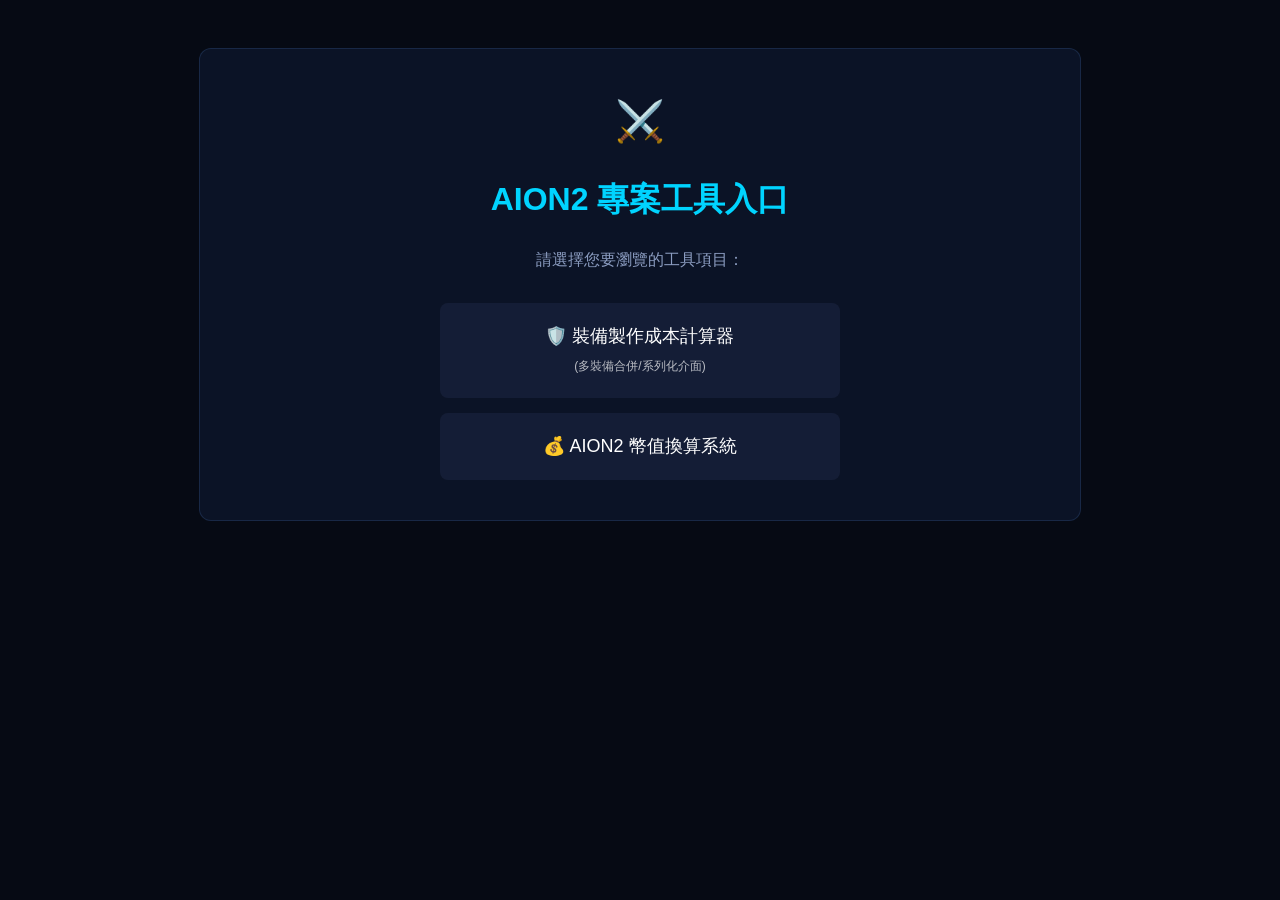
<file: index.html>
<!DOCTYPE html>
<html lang="zh-TW">
<head>
  <meta charset="UTF-8">
  <meta name="viewport" content="width=device-width, initial-scale=1.0">
  <title>AION2 綜合開發工具集</title>
  <style>
    body {
      font-family: 'Noto Sans TC', sans-serif;
      background-color: #060a14;
      color: #e8ecf4;
      padding: 40px;
      line-height: 1.6;
    }
    .container {
      max-width: 800px;
      margin: 0 auto;
      background: rgba(14, 22, 42, 0.85);
      padding: 40px;
      border-radius: 12px;
      border: 1px solid rgba(100, 160, 255, 0.15);
      text-align: center;
    }
    h1 {
      color: #00d4ff;
    }
    .links {
      display: flex;
      flex-direction: column;
      gap: 15px;
      margin-top: 30px;
      max-width: 400px;
      margin-left: auto;
      margin-right: auto;
    }
    .links a {
      display: block;
      padding: 18px 20px;
      background: rgba(30, 40, 70, 0.5);
      color: #fff;
      text-decoration: none;
      border-radius: 8px;
      font-size: 18px;
      border: 1px solid transparent;
      transition: all 0.3s ease;
    }
    .links a:hover {
      background: rgba(0, 212, 255, 0.1);
      border-color: rgba(0, 212, 255, 0.4);
      color: #00d4ff;
      transform: translateY(-3px);
    }
  </style>
</head>
<body>
  <div class="container">
    <div style="font-size: 40px; margin-bottom: 20px;">⚔️</div>
    <h1>AION2 專案工具入口</h1>
    <p style="color: #8b9cc0; margin-bottom: 30px;">請選擇您要瀏覽的工具項目：</p>
    <div class="links">
      <!-- 重新導回子目錄中的計算機 -->
      <a href="nca2-craft-tool/index.html">🛡️ 裝備製作成本計算器<br><span style="font-size:12px; opacity:0.7;">(多裝備合併/系列化介面)</span></a>
      <a href="nca2-coin-tool/index.html">💰 AION2 幣值換算系統</a>
    </div>
  </div>
</body>
</html>
</file>
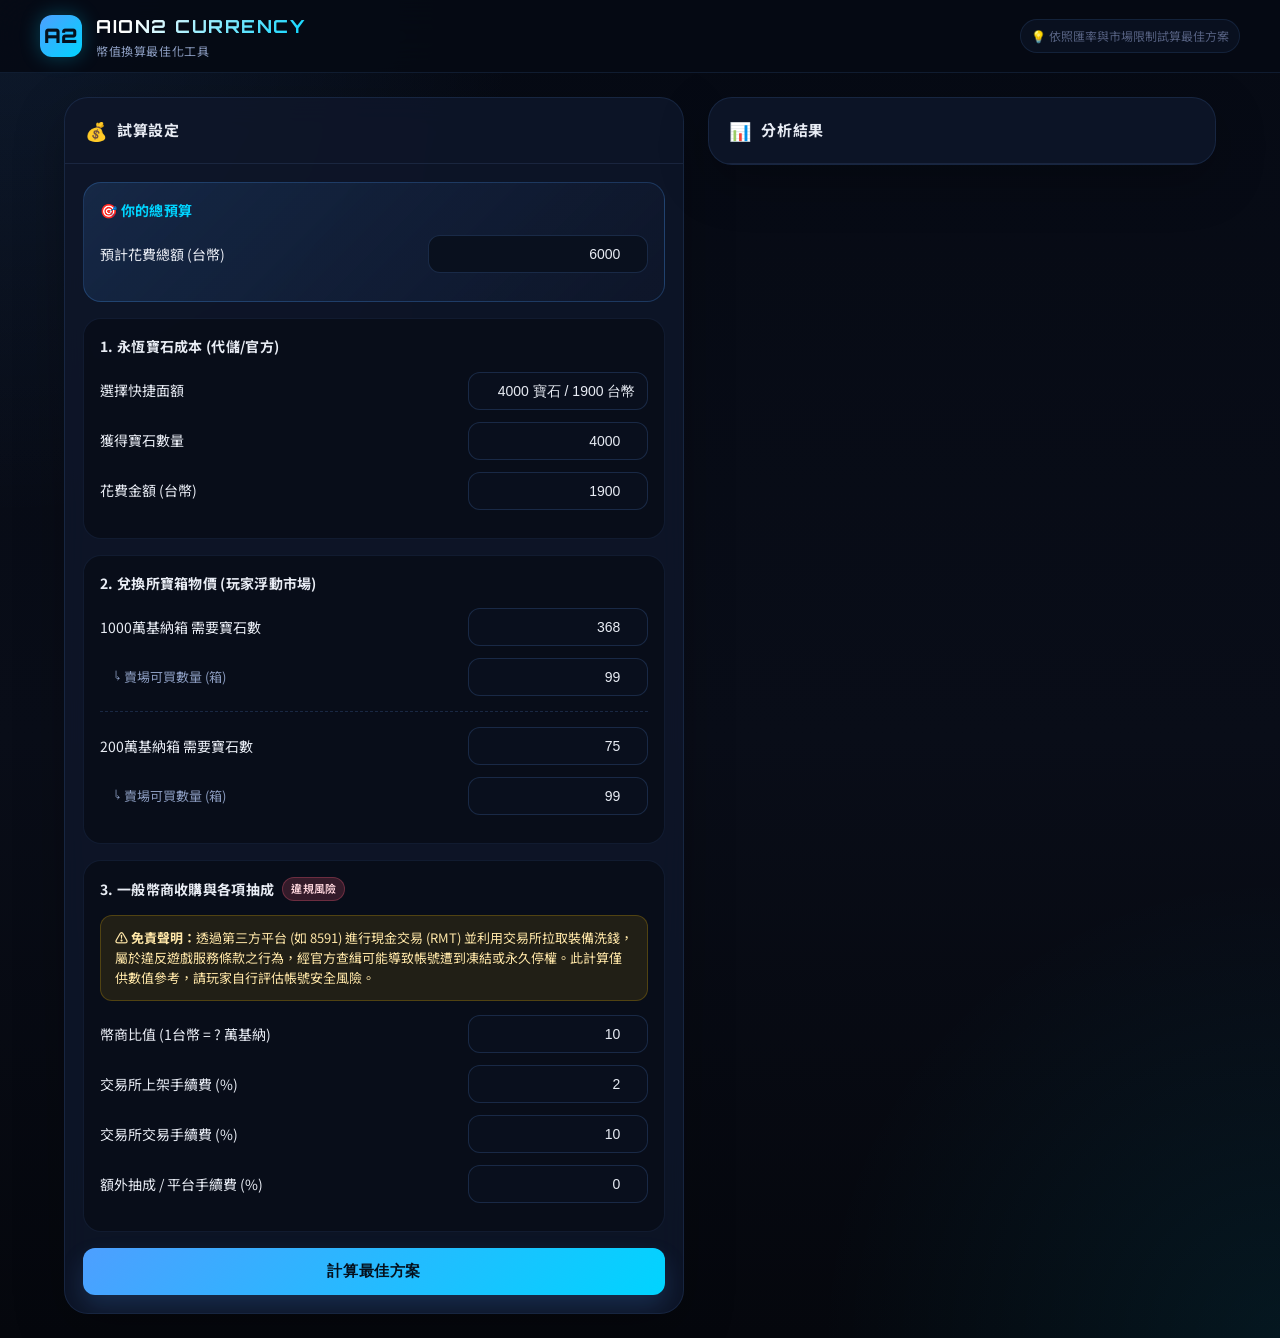
<file: nca2-coin-tool/index.html>
<!DOCTYPE html>
<html lang="zh-TW">
<head>
    <meta charset="UTF-8">
    <meta name="viewport" content="width=device-width, initial-scale=1.0">
    <title>AION 2 幣值換算最佳化工具</title>
    <style>
        @import url('https://fonts.googleapis.com/css2?family=Noto+Sans+TC:wght@300;400;500;700;900&family=Orbitron:wght@400;700;900&display=swap');

        :root {
            --bg-primary: #060a14;
            --bg-secondary: #0c1222;
            --bg-card: rgba(14, 22, 42, 0.88);
            --bg-card-soft: rgba(20, 30, 56, 0.7);
            --bg-input: rgba(10, 16, 30, 0.95);
            --border-glow: rgba(100, 160, 255, 0.15);
            --border-dim: rgba(60, 80, 120, 0.3);
            --text-primary: #e8ecf4;
            --text-secondary: #8b9cc0;
            --text-dim: #556080;
            --accent-blue: #4d9fff;
            --accent-cyan: #00d4ff;
            --accent-gold: #ffd700;
            --accent-green: #57d38c;
            --accent-red: #ff5f79;
            --shadow-glow: 0 0 30px rgba(77, 159, 255, 0.08);
            --radius-sm: 6px;
            --radius-md: 12px;
            --radius-lg: 18px;
            --radius-xl: 24px;
            --transition: all 0.28s cubic-bezier(0.4, 0, 0.2, 1);
        }

        *,
        *::before,
        *::after {
            box-sizing: border-box;
        }

        html {
            scroll-behavior: smooth;
        }

        body {
            margin: 0;
            font-family: 'Noto Sans TC', -apple-system, BlinkMacSystemFont, sans-serif;
            background:
                radial-gradient(circle at top left, rgba(77, 159, 255, 0.10), transparent 28%),
                radial-gradient(circle at bottom right, rgba(0, 212, 255, 0.08), transparent 25%),
                linear-gradient(180deg, var(--bg-primary), #090d18 55%, #05070d 100%);
            color: var(--text-primary);
            min-height: 100vh;
            line-height: 1.6;
            overflow-x: hidden;
        }

        body::before {
            content: '';
            position: fixed;
            inset: 0;
            background-image: radial-gradient(rgba(255, 255, 255, 0.04) 1px, transparent 1px);
            background-size: 24px 24px;
            opacity: 0.14;
            pointer-events: none;
            z-index: 0;
        }

        .page-shell {
            position: relative;
            z-index: 1;
        }

        .header {
            position: sticky;
            top: 0;
            z-index: 100;
            background: rgba(6, 10, 20, 0.92);
            backdrop-filter: blur(20px);
            -webkit-backdrop-filter: blur(20px);
            border-bottom: 1px solid rgba(100, 160, 255, 0.12);
            padding: 0 24px;
        }

        .header-inner {
            max-width: 1200px;
            margin: 0 auto;
            min-height: 72px;
            display: flex;
            align-items: center;
            justify-content: space-between;
            gap: 16px;
            flex-wrap: wrap;
        }

        .logo {
            display: flex;
            align-items: center;
            gap: 14px;
            min-width: 0;
        }

        .logo-icon {
            width: 42px;
            height: 42px;
            border-radius: 12px;
            display: flex;
            align-items: center;
            justify-content: center;
            background: linear-gradient(135deg, var(--accent-blue), var(--accent-cyan));
            color: #05101d;
            font-family: 'Orbitron', sans-serif;
            font-weight: 900;
            font-size: 20px;
            box-shadow: 0 0 20px rgba(0, 212, 255, 0.28);
            flex-shrink: 0;
        }

        .logo-text {
            display: flex;
            flex-direction: column;
            min-width: 0;
        }

        .logo-title {
            font-family: 'Orbitron', sans-serif;
            font-size: 18px;
            font-weight: 700;
            letter-spacing: 1.5px;
            background: linear-gradient(135deg, #fff 20%, var(--accent-cyan));
            -webkit-background-clip: text;
            -webkit-text-fill-color: transparent;
            background-clip: text;
            white-space: nowrap;
        }

        .logo-subtitle {
            font-size: 12px;
            color: var(--text-secondary);
            letter-spacing: 0.6px;
        }

        .header-info {
            display: flex;
            align-items: center;
            gap: 14px;
            flex-wrap: wrap;
            color: var(--text-dim);
            font-size: 12px;
        }

        .header-info span {
            display: inline-flex;
            align-items: center;
            gap: 6px;
            padding: 6px 10px;
            border: 1px solid rgba(100, 160, 255, 0.12);
            border-radius: 999px;
            background: rgba(14, 22, 42, 0.55);
        }

        .main-container {
            max-width: 1200px;
            margin: 0 auto;
            padding: 24px;
            position: relative;
        }

        .hero {
            background: linear-gradient(135deg, rgba(14, 22, 42, 0.95), rgba(8, 12, 24, 0.9));
            border: 1px solid rgba(100, 160, 255, 0.14);
            border-radius: var(--radius-xl);
            box-shadow: var(--shadow-glow);
            padding: 24px;
            margin-bottom: 24px;
            position: relative;
            overflow: hidden;
        }

        .hero::after {
            content: '';
            position: absolute;
            inset: auto -40px -40px auto;
            width: 180px;
            height: 180px;
            border-radius: 50%;
            background: radial-gradient(circle, rgba(0, 212, 255, 0.18), transparent 65%);
            pointer-events: none;
        }

        .hero-label {
            display: inline-flex;
            align-items: center;
            gap: 8px;
            padding: 6px 12px;
            border-radius: 999px;
            border: 1px solid rgba(77, 159, 255, 0.22);
            background: rgba(77, 159, 255, 0.08);
            color: var(--accent-cyan);
            font-size: 12px;
            font-weight: 600;
            letter-spacing: 0.6px;
            margin-bottom: 14px;
        }

        .hero h1 {
            margin: 0;
            font-family: 'Orbitron', sans-serif;
            font-size: clamp(24px, 4vw, 34px);
            line-height: 1.15;
            letter-spacing: 1px;
        }

        .hero p {
            margin: 12px 0 0;
            color: var(--text-secondary);
            max-width: 72ch;
        }

        .hero-metrics {
            display: grid;
            grid-template-columns: repeat(3, minmax(0, 1fr));
            gap: 12px;
            margin-top: 18px;
        }

        .metric-card {
            background: rgba(8, 12, 24, 0.75);
            border: 1px solid rgba(100, 160, 255, 0.10);
            border-radius: var(--radius-md);
            padding: 14px;
        }

        .metric-label {
            font-size: 12px;
            color: var(--text-dim);
            margin-bottom: 4px;
        }

        .metric-value {
            font-size: 16px;
            font-weight: 700;
            color: var(--text-primary);
        }

        .content-grid {
            display: grid;
            grid-template-columns: minmax(0, 1.1fr) minmax(320px, 0.9fr);
            gap: 24px;
            align-items: start;
        }

        .panel {
            background: var(--bg-card);
            border: 1px solid rgba(100, 160, 255, 0.12);
            border-radius: var(--radius-xl);
            backdrop-filter: blur(14px);
            -webkit-backdrop-filter: blur(14px);
            overflow: hidden;
            box-shadow: 0 16px 50px rgba(0, 0, 0, 0.25);
        }

        .panel-header {
            padding: 18px 20px;
            border-bottom: 1px solid var(--border-dim);
            display: flex;
            align-items: center;
            gap: 10px;
        }

        .panel-header h2 {
            margin: 0;
            font-size: 15px;
            font-weight: 700;
            letter-spacing: 0.6px;
        }

        .panel-header .icon {
            font-size: 18px;
        }

        .panel-body {
            padding: 18px;
        }

        .section {
            margin-bottom: 16px;
            padding: 16px;
            background: rgba(7, 12, 22, 0.72);
            border: 1px solid rgba(100, 160, 255, 0.10);
            border-radius: var(--radius-lg);
        }

        .section.main-budget {
            background: linear-gradient(135deg, rgba(77, 159, 255, 0.14), rgba(14, 22, 42, 0.85));
            border-color: rgba(77, 159, 255, 0.24);
        }

        .section-title {
            font-weight: 700;
            color: var(--text-primary);
            margin-bottom: 14px;
            display: flex;
            align-items: center;
            gap: 8px;
            flex-wrap: wrap;
            font-size: 14px;
            letter-spacing: 0.3px;
        }

        .warning-badge {
            background: rgba(255, 95, 121, 0.18);
            color: #ffd6dd;
            font-size: 11px;
            padding: 2px 8px;
            border: 1px solid rgba(255, 95, 121, 0.28);
            border-radius: 999px;
            font-weight: 600;
        }

        .warning-box {
            background: rgba(255, 193, 7, 0.10);
            color: #ffe7a8;
            border: 1px solid rgba(255, 193, 7, 0.22);
            padding: 12px 14px;
            border-radius: var(--radius-md);
            font-size: 13px;
            margin-bottom: 14px;
            line-height: 1.55;
        }

        .form-group {
            margin-bottom: 12px;
            display: grid;
            grid-template-columns: 1fr auto;
            gap: 12px;
            align-items: center;
        }

        label {
            font-size: 14px;
            color: var(--text-primary);
        }

        .indent-label {
            color: var(--text-secondary);
            padding-left: 14px;
            font-size: 13px;
        }

        input[type="number"],
        select {
            width: 180px;
            max-width: 100%;
            padding: 10px 12px;
            border: 1px solid rgba(100, 160, 255, 0.18);
            border-radius: var(--radius-md);
            background: var(--bg-input);
            color: var(--text-primary);
            text-align: right;
            font-size: 14px;
            outline: none;
            transition: var(--transition);
        }

        input[type="number"]:focus,
        select:focus {
            border-color: rgba(0, 212, 255, 0.45);
            box-shadow: 0 0 0 3px rgba(0, 212, 255, 0.08);
        }

        select {
            appearance: none;
        }

        .main-budget input[type="number"] {
            width: 220px;
        }

        button {
            width: 100%;
            padding: 14px 16px;
            background: linear-gradient(135deg, var(--accent-blue), var(--accent-cyan));
            color: #05101d;
            border: none;
            border-radius: var(--radius-md);
            font-size: 15px;
            cursor: pointer;
            transition: var(--transition);
            font-weight: 800;
            letter-spacing: 0.6px;
            box-shadow: 0 12px 24px rgba(77, 159, 255, 0.18);
        }

        button:hover {
            transform: translateY(-1px);
            filter: brightness(1.04);
        }

        #result-area {
            display: none;
            padding: 18px;
        }

        #result-area h3 {
            margin: 0 0 16px;
            font-size: 18px;
            color: var(--text-primary);
        }

        .result-item {
            margin-bottom: 12px;
            padding: 16px;
            background: rgba(8, 12, 24, 0.85);
            border: 1px solid rgba(100, 160, 255, 0.10);
            border-left: 4px solid rgba(77, 159, 255, 0.45);
            border-radius: var(--radius-md);
            font-size: 14px;
        }

        .highlight {
            border-left-color: var(--accent-green);
            background: linear-gradient(135deg, rgba(87, 211, 140, 0.12), rgba(8, 12, 24, 0.88));
            box-shadow: 0 0 0 1px rgba(87, 211, 140, 0.08) inset;
        }

        .highlight-title {
            font-weight: 800;
            color: #9ef2bd;
            font-size: 16px;
            margin-bottom: 6px;
        }

        .normal-title {
            font-weight: 700;
            color: var(--text-primary);
            margin-bottom: 6px;
        }

        .number {
            font-family: 'Orbitron', monospace;
            font-size: 18px;
            color: var(--accent-cyan);
            font-weight: 800;
            letter-spacing: 0.4px;
        }

        .sub-text {
            font-size: 13px;
            color: var(--text-secondary);
            margin-top: 6px;
            line-height: 1.45;
        }

        .danger-text {
            color: #ff95a7;
            font-weight: 700;
        }

        .remain-text {
            color: #9ef2bd;
            font-weight: 700;
        }

        #res-mixed,
        #res-10m,
        #res-2m,
        #res-seller {
            scroll-margin-top: 100px;
        }

        @media (max-width: 980px) {
            .content-grid {
                grid-template-columns: 1fr;
            }

            .hero-metrics {
                grid-template-columns: 1fr;
            }
        }

        @media (max-width: 640px) {
            .header,
            .main-container {
                padding-left: 16px;
                padding-right: 16px;
            }

            .hero,
            .panel-body,
            .result-item,
            .section {
                padding-left: 14px;
                padding-right: 14px;
            }

            .form-group {
                grid-template-columns: 1fr;
            }

            input[type="number"],
            select,
            .main-budget input[type="number"] {
                width: 100%;
                text-align: left;
            }
        }
    </style>
</head>
<body>
<div class="page-shell">
    <header class="header">
        <div class="header-inner">
            <div class="logo">
                <div class="logo-icon">A2</div>
                <div class="logo-text">
                    <div class="logo-title">AION2 CURRENCY</div>
                    <div class="logo-subtitle">幣值換算最佳化工具</div>
                </div>
            </div>
            <div class="header-info">
                <span>💡 依照匯率與市場限制試算最佳方案</span>
            </div>
        </div>
    </header>

    <main class="main-container">
        <div class="content-grid">
            <section class="panel">
                <div class="panel-header">
                    <span class="icon">💰</span>
                    <h2>試算設定</h2>
                </div>
                <div class="panel-body">
                    <div class="section main-budget">
                        <span class="section-title" style="color: var(--accent-cyan);">🎯 你的總預算</span>
                        <div class="form-group">
                            <label>預計花費總額 (台幣)</label>
                            <input type="number" id="targetBudget" value="6000" step="100">
                        </div>
                    </div>

                    <div class="section">
                        <span class="section-title">1. 永恆寶石成本 (代儲/官方)</span>
                        <div class="form-group">
                            <label>選擇快捷面額</label>
                            <select id="gemPreset" onchange="updateGemInputs()">
                                <option value="4000,1900">4000 寶石 / 1900 台幣</option>
                                <option value="2000,950">2000 寶石 / 950 台幣</option>
                                <option value="1000,475">1000 寶石 / 475 台幣</option>
                                <option value="400,190">400 寶石 / 190 台幣</option>
                                <option value="custom">自訂輸入</option>
                            </select>
                        </div>
                        <div class="form-group">
                            <label>獲得寶石數量</label>
                            <input type="number" id="gemAmount" value="4000" step="10">
                        </div>
                        <div class="form-group">
                            <label>花費金額 (台幣)</label>
                            <input type="number" id="gemPrice" value="1900" step="10">
                        </div>
                    </div>

                    <div class="section">
                        <span class="section-title">2. 兌換所寶箱物價 (玩家浮動市場)</span>
                        <div class="form-group">
                            <label>1000萬基納箱 需要寶石數</label>
                            <input type="number" id="box10mGems" value="368" step="1">
                        </div>
                        <div class="form-group">
                            <label class="indent-label">↳ 賣場可買數量 (箱)</label>
                            <input type="number" id="box10mQty" value="99" step="1">
                        </div>
                        <div style="border-top: 1px dashed rgba(100, 160, 255, 0.18); margin: 15px 0;"></div>
                        <div class="form-group">
                            <label>200萬基納箱 需要寶石數</label>
                            <input type="number" id="box2mGems" value="75" step="1">
                        </div>
                        <div class="form-group">
                            <label class="indent-label">↳ 賣場可買數量 (箱)</label>
                            <input type="number" id="box2mQty" value="99" step="1">
                        </div>
                    </div>

                    <div class="section">
                        <span class="section-title">
                            3. 一般幣商收購與各項抽成
                            <span class="warning-badge">違規風險</span>
                        </span>
                        <div class="warning-box">
                            <b>⚠️ 免責聲明：</b>透過第三方平台 (如 8591) 進行現金交易 (RMT) 並利用交易所拉取裝備洗錢，屬於違反遊戲服務條款之行為，經官方查緝可能導致帳號遭到凍結或永久停權。此計算僅供數值參考，請玩家自行評估帳號安全風險。
                        </div>
                        <div class="form-group">
                            <label>幣商比值 (1台幣 = ? 萬基納)</label>
                            <input type="number" id="coinSellerRate" value="10" step="0.1">
                        </div>
                        <div class="form-group">
                            <label>交易所上架手續費 (%)</label>
                            <input type="number" id="listingFee" value="2" step="1">
                        </div>
                        <div class="form-group">
                            <label>交易所交易手續費 (%)</label>
                            <input type="number" id="transactionFee" value="10" step="1">
                        </div>
                        <div class="form-group">
                            <label>額外抽成 / 平台手續費 (%)</label>
                            <input type="number" id="extraFee" value="0" step="1" placeholder="例如8591的6%">
                        </div>
                    </div>

                    <button onclick="calculate()">計算最佳方案</button>
                </div>
            </section>

            <section class="panel">
                <div class="panel-header">
                    <span class="icon">📊</span>
                    <h2>分析結果</h2>
                </div>
                <div id="result-area">
                    <h3>分析結果 (總預算 <span id="displayBudget"></span> 台幣)</h3>
                    <div id="res-mixed" class="result-item"></div>
                    <div id="res-10m" class="result-item"></div>
                    <div id="res-2m" class="result-item"></div>
                    <div id="res-seller" class="result-item"></div>
                </div>
            </section>
        </div>
    </main>
</div>

<script>
    function updateGemInputs() {
        const preset = document.getElementById('gemPreset').value;
        if (preset !== 'custom') {
            const values = preset.split(',');
            document.getElementById('gemAmount').value = values[0];
            document.getElementById('gemPrice').value = values[1];
        }
    }

    window.onload = function() {
        const inputs = ['targetBudget', 'gemPreset', 'gemAmount', 'gemPrice', 'box10mGems', 'box10mQty', 'box2mGems', 'box2mQty', 'coinSellerRate', 'listingFee', 'transactionFee', 'extraFee'];
        inputs.forEach(id => {
            const savedValue = localStorage.getItem(id);
            if (savedValue !== null) {
                const el = document.getElementById(id);
                if (id === 'gemPreset' && savedValue === '4000,1700') {
                    el.value = '4000,1900';
                } else if (id === 'gemPrice' && savedValue === '1700') {
                    el.value = '1900';
                } else {
                    el.value = savedValue;
                }
            }
        });
    };

    function calculate() {
        const targetBudget = parseFloat(document.getElementById('targetBudget').value) || 6000;
        
        const gemAmount = parseFloat(document.getElementById('gemAmount').value) || 4000;
        const gemPrice = parseFloat(document.getElementById('gemPrice').value) || 1900;
        const costPerGem = gemPrice / gemAmount;
        
        // 1000萬箱參數
        const box10mGems = parseFloat(document.getElementById('box10mGems').value) || 368;
        const box10mQty = parseFloat(document.getElementById('box10mQty').value) || 0;
        
        // 200萬箱參數
        const box2mGems = parseFloat(document.getElementById('box2mGems').value) || 75;
        const box2mQty = parseFloat(document.getElementById('box2mQty').value) || 0;
        
        const coinSellerRate = parseFloat(document.getElementById('coinSellerRate').value) || 10;
        const listingFee = parseFloat(document.getElementById('listingFee').value) || 2;
        const transactionFee = parseFloat(document.getElementById('transactionFee').value) || 10;
        const extraFee = parseFloat(document.getElementById('extraFee').value) || 0;

        // 儲存設定
        const inputs = ['targetBudget', 'gemPreset', 'gemAmount', 'gemPrice', 'box10mGems', 'box10mQty', 'box2mGems', 'box2mQty', 'coinSellerRate', 'listingFee', 'transactionFee', 'extraFee'];
        inputs.forEach(id => {
            localStorage.setItem(id, document.getElementById(id).value);
        });

        document.getElementById('displayBudget').innerText = targetBudget.toLocaleString();

        // --- 方案一：兌換所 1000萬箱 (單純只買1000萬) ---
        const max10M_Boxes_Budget = Math.floor(targetBudget / (box10mGems * costPerGem));
        const actual10M_Boxes = Math.min(max10M_Boxes_Budget, box10mQty);
        const totalKinah_10M = actual10M_Boxes * 10000000;
        const spentNTD_10M = actual10M_Boxes * box10mGems * costPerGem;
        const remainNTD_10M = targetBudget - spentNTD_10M;

        // --- 方案二：兌換所 200萬箱 (單純只買200萬) ---
        const max2M_Boxes_Budget = Math.floor(targetBudget / (box2mGems * costPerGem));
        const actual2M_Boxes = Math.min(max2M_Boxes_Budget, box2mQty);
        const totalKinah_2M = actual2M_Boxes * 2000000;
        const spentNTD_2M = actual2M_Boxes * box2mGems * costPerGem;
        const remainNTD_2M = targetBudget - spentNTD_2M;

        // --- 方案三：兌換所 混搭購買 (優先買 1000萬，餘額補 200萬) ---
        const mix_actual10M_Boxes = Math.min(Math.floor(targetBudget / (box10mGems * costPerGem)), box10mQty);
        const mix_spent10M = mix_actual10M_Boxes * box10mGems * costPerGem;
        const mix_remainBudget = targetBudget - mix_spent10M;
        
        // 拿剩下的錢去買 200 萬箱
        const mix_actual2M_Boxes = Math.min(Math.floor(mix_remainBudget / (box2mGems * costPerGem)), box2mQty);
        const mix_spent2M = mix_actual2M_Boxes * box2mGems * costPerGem;
        
        const totalKinah_Mix = (mix_actual10M_Boxes * 10000000) + (mix_actual2M_Boxes * 2000000);
        const totalSpent_Mix = mix_spent10M + mix_spent2M;
        const remainNTD_Mix = targetBudget - totalSpent_Mix;
        const totalGems_Mix = (mix_actual10M_Boxes * box10mGems) + (mix_actual2M_Boxes * box2mGems);

        // --- 方案四：一般幣商 ---
        const grossKinah = targetBudget * (coinSellerRate * 10000);
        const totalFeePercentage = (listingFee + transactionFee + extraFee) / 100;
        const totalKinah_Seller = grossKinah * (1 - totalFeePercentage);

        const results = [
            { 
                id: 'res-mixed', 
                name: '兌換所 混搭購買 (1000萬優先)', 
                kinah: totalKinah_Mix, 
                note: `購買 <b>${mix_actual10M_Boxes}</b> 箱 1000萬 + <b>${mix_actual2M_Boxes}</b> 箱 200萬 (總共消耗 ${Math.round(totalGems_Mix).toLocaleString()} 顆寶石)`,
                budgetNote: `實際花費 ${Math.round(totalSpent_Mix).toLocaleString()} 台幣 / 剩餘 <span class="remain-text">${Math.round(remainNTD_Mix).toLocaleString()}</span> 台幣`
            },
            { 
                id: 'res-10m', 
                name: '兌換所 1000萬箱 (單買)', 
                kinah: totalKinah_10M, 
                note: `購買 <b>${actual10M_Boxes}</b> 箱 (消耗 ${Math.round(actual10M_Boxes * box10mGems).toLocaleString()} 顆寶石)`,
                budgetNote: `實際花費 ${Math.round(spentNTD_10M).toLocaleString()} 台幣 / 剩餘 <span class="remain-text">${Math.round(remainNTD_10M).toLocaleString()}</span> 台幣`
            },
            { 
                id: 'res-2m', 
                name: '兌換所 200萬箱 (單買)', 
                kinah: totalKinah_2M, 
                note: `購買 <b>${actual2M_Boxes}</b> 箱 (消耗 ${Math.round(actual2M_Boxes * box2mGems).toLocaleString()} 顆寶石)`,
                budgetNote: `實際花費 ${Math.round(spentNTD_2M).toLocaleString()} 台幣 / 剩餘 <span class="remain-text">${Math.round(remainNTD_2M).toLocaleString()}</span> 台幣`
            },
            { 
                id: 'res-seller', 
                name: '一般幣商收購 (拉裝備)', 
                kinah: totalKinah_Seller, 
                note: `已扣除 ${listingFee + transactionFee + extraFee}% 總手續費 (隱藏成本: ${((grossKinah - totalKinah_Seller) / 10000).toLocaleString()} 萬)<br><span class="danger-text">※ 警告：非官方現金交易存在鎖帳號風險。</span>`,
                budgetNote: `全額花費 ${Math.round(targetBudget).toLocaleString()} 台幣 (無餘額)`
            }
        ];

        // 找出總獲取基納最高的選項
        let bestIndex = 0;
        for (let i = 1; i < results.length; i++) {
            if (results[i].kinah > results[bestIndex].kinah) {
                bestIndex = i;
            }
        }

        document.getElementById('result-area').style.display = 'block';
        
        results.forEach((res, index) => {
            const el = document.getElementById(res.id);
            const formattedKinah = Math.floor(res.kinah).toLocaleString();
            const kinahInYi = (res.kinah / 100000000).toFixed(2); 
            const kinahInWan = Math.floor(res.kinah / 10000).toLocaleString(); 
            
            // 如果數量為 0 或預算不足以購買任何一箱的防呆顯示
            const displayYiWan = res.kinah > 0 ? `約 <b>${kinahInYi} 億</b> (${kinahInWan} 萬)` : `無法購買`;

            if (index === bestIndex && res.kinah > 0) {
                el.className = 'result-item highlight';
                el.innerHTML = `<div class="highlight-title">🏆 [總量最多] ${res.name}</div>
                                預計實拿: <span class="number">${formattedKinah}</span> 基納<br>
                                <div class="sub-text">${displayYiWan}</div>
                                <div class="sub-text">💡 ${res.note}</div>
                                <div class="sub-text">💰 ${res.budgetNote}</div>`;
            } else {
                el.className = 'result-item';
                el.innerHTML = `<div class="normal-title">▪️ ${res.name}</div>
                                預計實拿: <span class="number">${formattedKinah}</span> 基納<br>
                                <div class="sub-text">${displayYiWan}</div>
                                <div class="sub-text">💡 ${res.note}</div>
                                <div class="sub-text">💰 ${res.budgetNote}</div>`;
            }
        });
    }
</script>

</body>
</html>
</file>
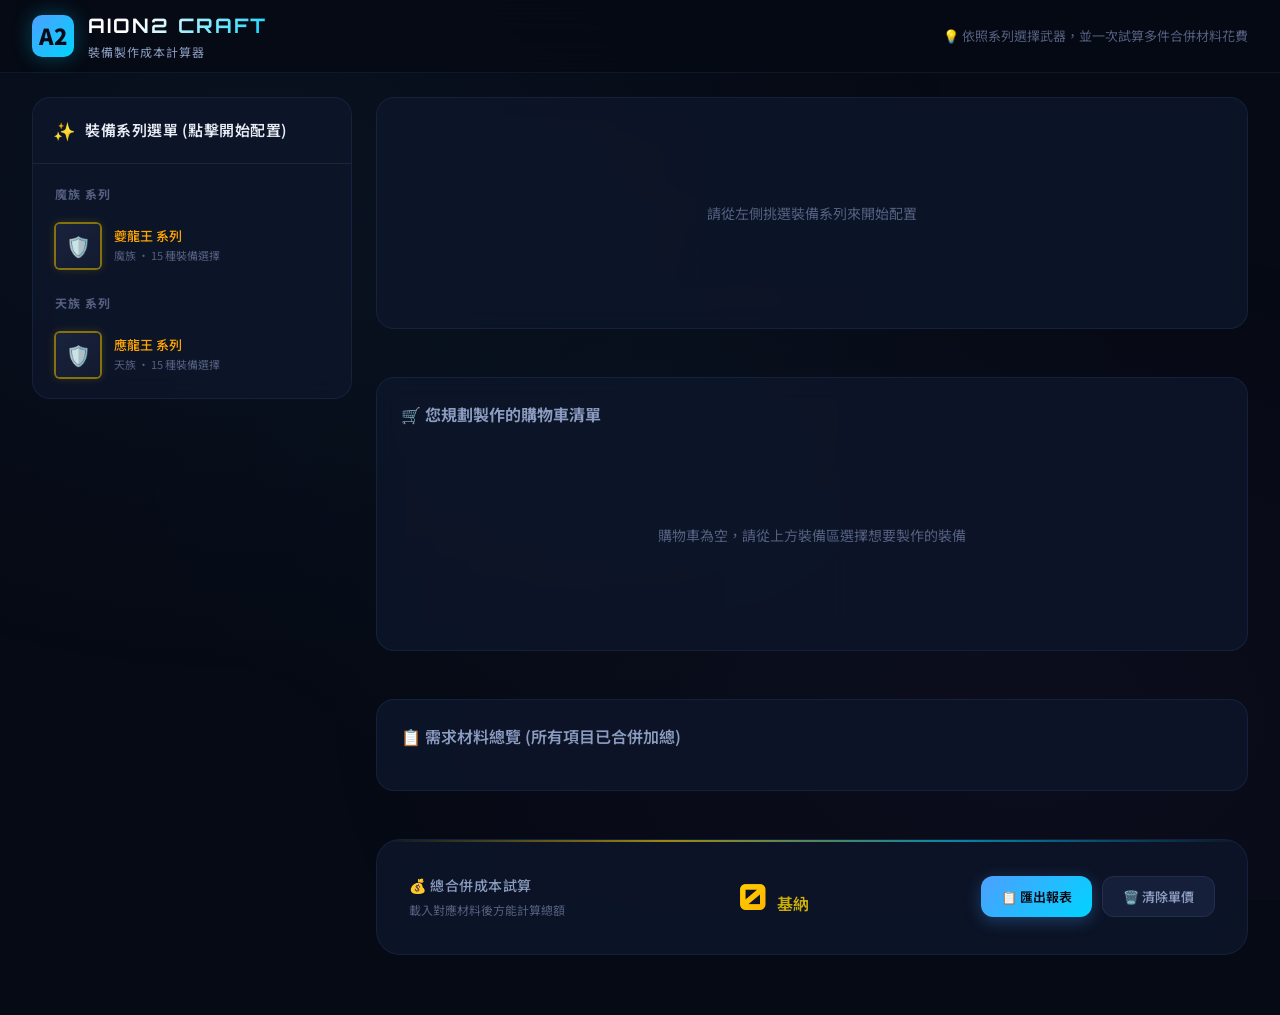
<file: nca2-craft-tool/index.html>
<!DOCTYPE html>
<html lang="zh-TW">
<head>
  <meta charset="UTF-8">
  <meta name="viewport" content="width=device-width, initial-scale=1.0">
  <title>AION2 裝備製作計算器 | 系列套裝合併模式</title>
  <meta name="description" content="AION2 永恆紀元2 裝備製作成本計算器 — 依照裝備系列分組，支援多件裝備材料合併計算">
  <link rel="icon" type="image/svg+xml" href="data:image/svg+xml,<svg xmlns='http://www.w3.org/2000/svg' viewBox='0 0 100 100'><text y='.9em' font-size='90'>⚔️</text></svg>">
  <style>
/* ============================================================
   AION2 裝備製作成本計算器 — 遊戲暗色主題
   ============================================================ */

/* ---------- Google Fonts ---------- */
@import url('https://fonts.googleapis.com/css2?family=Noto+Sans+TC:wght@300;400;500;700;900&family=Orbitron:wght@400;700;900&display=swap');

/* ---------- CSS Custom Properties ---------- */
:root {
  --bg-primary: #060a14;
  --bg-secondary: #0c1222;
  --bg-card: rgba(14, 22, 42, 0.85);
  --bg-card-hover: rgba(20, 30, 56, 0.95);
  --bg-input: rgba(10, 16, 30, 0.9);
  --border-glow: rgba(100, 160, 255, 0.15);
  --border-dim: rgba(60, 80, 120, 0.3);
  --text-primary: #e8ecf4;
  --text-secondary: #8b9cc0;
  --text-dim: #556080;
  --accent-blue: #4d9fff;
  --accent-cyan: #00d4ff;
  --accent-gold: #ffd700;
  --accent-purple: #b366ff;
  --accent-red: #ff4d6a;
  --grade-epic: #ffa500;
  --grade-unique: #ffd700;
  --grade-rare: #4d9fff;
  --glass-bg: rgba(16, 24, 48, 0.7);
  --glass-border: rgba(100, 160, 255, 0.1);
  --shadow-glow: 0 0 30px rgba(77, 159, 255, 0.08);
  --radius-sm: 6px;
  --radius-md: 12px;
  --radius-lg: 18px;
  --radius-xl: 24px;
  --transition: all 0.3s cubic-bezier(0.4, 0, 0.2, 1);
}

/* ---------- Reset & Base ---------- */
*, *::before, *::after {
  box-sizing: border-box;
  margin: 0;
  padding: 0;
}

html {
  scroll-behavior: smooth;
}

body {
  font-family: 'Noto Sans TC', -apple-system, BlinkMacSystemFont, sans-serif;
  background: var(--bg-primary);
  color: var(--text-primary);
  min-height: 100vh;
  line-height: 1.6;
  overflow-x: hidden;
}

/* 全域背景粒子效果 */
body::before {
  content: '';
  position: fixed;
  top: 0; left: 0; right: 0; bottom: 0;
  background: 
    radial-gradient(ellipse at 20% 20%, rgba(77, 159, 255, 0.05) 0%, transparent 50%),
    radial-gradient(ellipse at 80% 80%, rgba(179, 102, 255, 0.04) 0%, transparent 50%),
    radial-gradient(ellipse at 50% 50%, rgba(0, 212, 255, 0.02) 0%, transparent 60%);
  pointer-events: none;
  z-index: 0;
}

/* ---------- Header ---------- */
.header {
  position: sticky;
  top: 0;
  z-index: 100;
  background: rgba(6, 10, 20, 0.92);
  backdrop-filter: blur(20px);
  -webkit-backdrop-filter: blur(20px);
  border-bottom: 1px solid var(--glass-border);
  padding: 0 32px;
}

.header-inner {
  max-width: 1600px;
  margin: 0 auto;
  display: flex;
  align-items: center;
  justify-content: space-between;
  height: 72px;
}

.logo {
  display: flex;
  align-items: center;
  gap: 14px;
}

.logo-icon {
  width: 42px;
  height: 42px;
  background: linear-gradient(135deg, var(--accent-blue), var(--accent-cyan));
  border-radius: 10px;
  display: flex;
  align-items: center;
  justify-content: center;
  font-size: 22px;
  font-weight: 900;
  color: var(--bg-primary);
  box-shadow: 0 0 20px rgba(0, 212, 255, 0.3);
}

.logo-text {
  font-family: 'Orbitron', sans-serif;
  font-size: 20px;
  font-weight: 700;
  letter-spacing: 2px;
  background: linear-gradient(135deg, #fff 30%, var(--accent-cyan));
  -webkit-background-clip: text;
  -webkit-text-fill-color: transparent;
  background-clip: text;
}

.logo-subtitle {
  font-size: 12px;
  color: var(--text-secondary);
  font-weight: 400;
  letter-spacing: 1px;
}

.header-info {
  display: flex;
  align-items: center;
  gap: 20px;
  font-size: 13px;
  color: var(--text-dim);
}

.header-info span {
  display: flex;
  align-items: center;
  gap: 6px;
}

/* ---------- Main Layout ---------- */
.main-container {
  max-width: 1600px;
  margin: 0 auto;
  padding: 24px 32px 60px;
  position: relative;
  z-index: 1;
}

.content-grid {
  display: grid;
  grid-template-columns: 320px 1fr;
  gap: 24px;
  align-items: start;
}

/* ---------- Sidebar (左側裝備選擇面板) ---------- */
.sidebar {
  position: sticky;
  top: 96px;
  max-height: calc(100vh - 120px);
  overflow-y: auto;
  scrollbar-width: thin;
  scrollbar-color: rgba(77, 159, 255, 0.3) transparent;
}

.sidebar::-webkit-scrollbar {
  width: 4px;
}
.sidebar::-webkit-scrollbar-track {
  background: transparent;
}
.sidebar::-webkit-scrollbar-thumb {
  background: rgba(77, 159, 255, 0.3);
  border-radius: 4px;
}

.panel {
  background: var(--bg-card);
  border: 1px solid var(--glass-border);
  border-radius: var(--radius-lg);
  backdrop-filter: blur(12px);
  -webkit-backdrop-filter: blur(12px);
  overflow: hidden;
}

.panel-header {
  padding: 18px 20px;
  border-bottom: 1px solid var(--border-dim);
  display: flex;
  align-items: center;
  gap: 10px;
}

.panel-header h2 {
  font-size: 15px;
  font-weight: 600;
  color: var(--text-primary);
  letter-spacing: 0.5px;
}

.panel-header .icon {
  font-size: 18px;
}

/* 武器類型篩選 */
.filter-tabs {
  display: flex;
  flex-wrap: wrap;
  gap: 6px;
  padding: 14px 16px;
  border-bottom: 1px solid var(--border-dim);
}

.filter-tab {
  padding: 6px 14px;
  font-size: 12px;
  font-weight: 500;
  color: var(--text-secondary);
  background: rgba(30, 40, 70, 0.5);
  border: 1px solid transparent;
  border-radius: 20px;
  cursor: pointer;
  transition: var(--transition);
  white-space: nowrap;
}

.filter-tab:hover {
  color: var(--accent-cyan);
  border-color: rgba(0, 212, 255, 0.3);
  background: rgba(0, 212, 255, 0.08);
}

.filter-tab.active {
  color: var(--bg-primary);
  background: linear-gradient(135deg, var(--accent-blue), var(--accent-cyan));
  border-color: transparent;
  box-shadow: 0 0 16px rgba(0, 212, 255, 0.3);
}

/* 裝備列表 */
.equipment-list {
  padding: 8px;
}

.equipment-item {
  display: flex;
  align-items: center;
  gap: 12px;
  padding: 10px 12px;
  border-radius: var(--radius-md);
  cursor: pointer;
  transition: var(--transition);
  border: 1px solid transparent;
}

.equipment-item:hover {
  background: rgba(77, 159, 255, 0.06);
  border-color: rgba(77, 159, 255, 0.12);
}

.equipment-item.selected {
  background: rgba(77, 159, 255, 0.1);
  border-color: rgba(77, 159, 255, 0.25);
  box-shadow: inset 0 0 20px rgba(77, 159, 255, 0.05);
}

.equipment-item .item-icon {
  width: 48px;
  height: 48px;
  border-radius: var(--radius-sm);
  overflow: hidden;
  flex-shrink: 0;
  position: relative;
  border: 2px solid var(--border-dim);
  background: rgba(0, 0, 0, 0.3);
}

.equipment-item .item-icon img {
  width: 100%;
  height: 100%;
  object-fit: contain;
}

.equipment-item .item-icon.grade-epic {
  border-color: rgba(255, 215, 0, 0.5);
  box-shadow: 0 0 8px rgba(255, 215, 0, 0.15);
}

.equipment-item .item-icon.grade-unique {
  border-color: rgba(179, 102, 255, 0.5);
  box-shadow: 0 0 8px rgba(179, 102, 255, 0.15);
}

.equipment-item .item-name {
  font-size: 13px;
  font-weight: 500;
  line-height: 1.3;
}

.equipment-item .item-name.epic {
  color: var(--grade-epic);
}

.equipment-item .item-name.unique {
  color: var(--grade-unique);
}

.equipment-item .item-category {
  font-size: 11px;
  color: var(--text-dim);
  margin-top: 2px;
}

/* ---------- 主要內容區 (右側) ---------- */
.main-content {
  display: flex;
  flex-direction: column;
  gap: 24px;
}

/* 裝備詳情卡片 */
.equipment-detail {
  background: var(--bg-card);
  border: 1px solid var(--glass-border);
  border-radius: var(--radius-xl);
  backdrop-filter: blur(12px);
  -webkit-backdrop-filter: blur(12px);
  padding: 32px;
  display: grid;
  grid-template-columns: 260px 1fr;
  gap: 32px;
  position: relative;
  overflow: hidden;
}

.equipment-detail::before {
  content: '';
  position: absolute;
  top: -50%;
  left: -50%;
  width: 200%;
  height: 200%;
  background: radial-gradient(circle at 30% 30%, rgba(255, 215, 0, 0.03) 0%, transparent 40%);
  pointer-events: none;
}

.equip-preview {
  display: flex;
  flex-direction: column;
  align-items: center;
  gap: 20px;
}

.equip-image-frame {
  width: 220px;
  height: 220px;
  border-radius: 50%;
  position: relative;
  display: flex;
  align-items: center;
  justify-content: center;
  background: radial-gradient(circle, rgba(20, 28, 50, 0.9) 0%, rgba(10, 14, 26, 0.95) 70%);
  border: 2px solid rgba(255, 215, 0, 0.2);
  box-shadow: 
    0 0 40px rgba(255, 215, 0, 0.08),
    inset 0 0 40px rgba(0, 0, 0, 0.4);
}

.equip-image-frame::before {
  content: '';
  position: absolute;
  inset: -4px;
  border-radius: 50%;
  border: 1px solid rgba(255, 215, 0, 0.1);
  animation: orbit-pulse 4s ease-in-out infinite;
}

@keyframes orbit-pulse {
  0%, 100% { opacity: 0.3; transform: scale(1); }
  50% { opacity: 0.8; transform: scale(1.02); }
}

.equip-image-frame img {
  width: 75%;
  height: 75%;
  object-fit: contain;
  filter: drop-shadow(0 4px 20px rgba(255, 215, 0, 0.2));
  transition: transform 0.6s cubic-bezier(0.4, 0, 0.2, 1);
}

.equip-image-frame:hover img {
  transform: scale(1.08) rotate(3deg);
}

.equip-name {
  font-size: 22px;
  font-weight: 700;
  text-align: center;
  line-height: 1.4;
}

.equip-name.epic {
  color: var(--grade-epic);
  text-shadow: 0 0 20px rgba(255, 215, 0, 0.3);
}

.equip-grade-badge {
  display: inline-flex;
  align-items: center;
  gap: 6px;
  padding: 4px 16px;
  font-size: 12px;
  font-weight: 600;
  letter-spacing: 1px;
  border-radius: 20px;
  text-transform: uppercase;
}

.equip-grade-badge.epic {
  background: linear-gradient(135deg, rgba(255, 215, 0, 0.15), rgba(255, 170, 0, 0.1));
  color: var(--grade-epic);
  border: 1px solid rgba(255, 215, 0, 0.3);
}

/* 材料區域 */
.equip-materials {
  position: relative;
  z-index: 1;
}

.equip-materials h3 {
  font-size: 15px;
  font-weight: 600;
  color: var(--text-secondary);
  margin-bottom: 16px;
  display: flex;
  align-items: center;
  gap: 8px;
}

/* ---------- 裝備卡片清單 ---------- */
.equipment-option-grid {
  display: grid;
  grid-template-columns: repeat(auto-fit, minmax(240px, 1fr));
  gap: 14px;
  margin-top: 18px;
}

.equipment-option-card {
  display: grid;
  grid-template-columns: 76px minmax(0, 1fr) auto;
  align-items: center;
  gap: 12px;
  padding: 12px;
  background: rgba(12, 18, 34, 0.72);
  border: 1px solid var(--border-dim);
  border-radius: var(--radius-md);
  cursor: pointer;
  transition: var(--transition);
}

.equipment-option-card:hover {
  background: rgba(16, 24, 46, 0.9);
  border-color: rgba(100, 160, 255, 0.24);
  transform: translateY(-1px);
}

.equipment-option-card.active {
  border-color: rgba(0, 212, 255, 0.45);
  box-shadow: 0 0 0 1px rgba(0, 212, 255, 0.08), 0 0 24px rgba(0, 212, 255, 0.08);
  background: linear-gradient(135deg, rgba(16, 24, 48, 0.95), rgba(12, 18, 34, 0.9));
}

.equipment-option-thumb {
  width: 76px;
  height: 76px;
  border-radius: 14px;
  overflow: hidden;
  position: relative;
  display: flex;
  align-items: center;
  justify-content: center;
  border: 2px solid var(--border-dim);
  background: rgba(0, 0, 0, 0.35);
  flex-shrink: 0;
}

.equipment-option-thumb img {
  width: 100%;
  height: 100%;
  object-fit: contain;
}

.equipment-option-thumb.grade-epic {
  border-color: rgba(255, 215, 0, 0.36);
}

.equipment-option-thumb.grade-unique {
  border-color: rgba(179, 102, 255, 0.36);
}

.equipment-option-qty {
  position: absolute;
  right: 6px;
  bottom: 6px;
  min-width: 20px;
  height: 20px;
  padding: 0 6px;
  display: inline-flex;
  align-items: center;
  justify-content: center;
  border-radius: 999px;
  background: rgba(0, 0, 0, 0.72);
  color: var(--text-primary);
  font-size: 11px;
  font-weight: 700;
  border: 1px solid rgba(255, 255, 255, 0.08);
}

.equipment-option-meta {
  min-width: 0;
  flex: 1;
}

.equipment-option-name {
  font-size: 11px;
  font-weight: 600;
  line-height: 1.1;
  overflow: hidden;
  text-overflow: ellipsis;
  white-space: nowrap;
  word-break: normal;
  letter-spacing: -0.1px;
}

.equipment-option-name.epic { color: var(--grade-epic); }
.equipment-option-name.unique { color: var(--grade-unique); }

.equipment-option-category {
  margin-top: 4px;
  font-size: 12px;
  color: var(--text-dim);
}

.equipment-option-controls {
  display: flex;
  align-items: center;
  gap: 6px;
}

.equipment-option-btn {
  width: 32px;
  height: 32px;
  border: 1px solid var(--border-dim);
  border-radius: 10px;
  background: rgba(30, 40, 70, 0.7);
  color: var(--text-primary);
  font-size: 16px;
  font-weight: 700;
  cursor: pointer;
  transition: var(--transition);
}

.equipment-option-btn:hover {
  border-color: rgba(0, 212, 255, 0.35);
  background: rgba(77, 159, 255, 0.18);
}

.equipment-option-btn.primary {
  border-color: rgba(0, 212, 255, 0.35);
  background: linear-gradient(135deg, var(--accent-blue), var(--accent-cyan));
  color: var(--bg-primary);
}

.equipment-option-btn.primary:hover {
  filter: brightness(1.05);
}

.equipment-option-btn:disabled {
  opacity: 0.35;
  cursor: not-allowed;
  background: rgba(30, 40, 70, 0.45);
}

/* ---------- 材料清單 ---------- */
.materials-grid {
  display: flex;
  flex-direction: column;
  gap: 8px;
}

.material-row {
  display: grid;
  grid-template-columns: 48px 1fr 80px 160px 140px;
  align-items: center;
  gap: 12px;
  padding: 10px 14px;
  background: rgba(12, 18, 34, 0.6);
  border: 1px solid var(--border-dim);
  border-radius: var(--radius-md);
  transition: var(--transition);
}

.material-row:hover {
  border-color: rgba(100, 160, 255, 0.2);
  background: rgba(16, 24, 46, 0.7);
}

.material-icon {
  width: 44px;
  height: 44px;
  border-radius: var(--radius-sm);
  overflow: hidden;
  border: 2px solid var(--border-dim);
  background: rgba(0, 0, 0, 0.3);
  flex-shrink: 0;
}

.material-icon img {
  width: 100%;
  height: 100%;
  object-fit: contain;
}

.material-icon.grade-epic {
  border-color: rgba(255, 215, 0, 0.4);
}
.material-icon.grade-unique {
  border-color: rgba(179, 102, 255, 0.4);
}

.material-info {
  min-width: 0;
}

.material-name {
  font-size: 13px;
  font-weight: 500;
  color: var(--text-primary);
  line-height: 1.3;
  overflow: hidden;
  text-overflow: ellipsis;
  white-space: nowrap;
}

.material-name.epic { color: var(--grade-epic); }
.material-name.unique { color: var(--grade-unique); }

.material-qty {
  font-size: 13px;
  color: var(--accent-cyan);
  font-weight: 600;
  text-align: center;
}

.material-qty span {
  color: var(--text-dim);
  font-weight: 400;
}

/* 價格輸入 */
.price-input-wrapper {
  position: relative;
  display: flex;
  align-items: center;
}

.price-input {
  width: 100%;
  height: 36px;
  padding: 0 12px 0 28px;
  background: var(--bg-input);
  border: 1px solid var(--border-dim);
  border-radius: var(--radius-sm);
  color: var(--text-primary);
  font-size: 13px;
  font-family: 'Noto Sans TC', sans-serif;
  transition: var(--transition);
  outline: none;
}

.price-input::placeholder {
  color: var(--text-dim);
}

.price-input:focus {
  border-color: var(--accent-blue);
  box-shadow: 0 0 0 3px rgba(77, 159, 255, 0.1);
}

.price-currency {
  position: absolute;
  left: 10px;
  font-size: 12px;
  color: var(--accent-gold);
  pointer-events: none;
}

/* 小計 */
.material-subtotal {
  font-size: 13px;
  font-weight: 600;
  text-align: right;
  color: var(--text-secondary);
  white-space: nowrap;
}

.material-subtotal.has-value {
  color: var(--accent-gold);
}

/* ---------- 總成本匯總 ---------- */
.cost-summary {
  background: var(--bg-card);
  border: 1px solid var(--glass-border);
  border-radius: var(--radius-xl);
  backdrop-filter: blur(12px);
  -webkit-backdrop-filter: blur(12px);
  padding: 28px 32px;
  display: flex;
  align-items: center;
  justify-content: space-between;
  position: relative;
  overflow: hidden;
}

.cost-summary::before {
  content: '';
  position: absolute;
  top: 0; left: 0; right: 0;
  height: 2px;
  background: linear-gradient(90deg, transparent, var(--accent-gold), var(--accent-cyan), transparent);
  opacity: 0.6;
}

.cost-label {
  display: flex;
  flex-direction: column;
  gap: 4px;
}

.cost-label h3 {
  font-size: 14px;
  font-weight: 500;
  color: var(--text-secondary);
  letter-spacing: 0.5px;
}

.cost-label p {
  font-size: 12px;
  color: var(--text-dim);
}

.cost-total {
  display: flex;
  align-items: baseline;
  gap: 8px;
}

.cost-amount {
  font-family: 'Orbitron', sans-serif;
  font-size: 36px;
  font-weight: 900;
  background: linear-gradient(135deg, var(--accent-gold), #ffaa00);
  -webkit-background-clip: text;
  -webkit-text-fill-color: transparent;
  background-clip: text;
  letter-spacing: 1px;
}

.cost-currency {
  font-size: 16px;
  color: var(--accent-gold);
  font-weight: 600;
  opacity: 0.8;
}

/* 操作按鈕 */
.cost-actions {
  display: flex;
  gap: 10px;
}

.btn {
  display: inline-flex;
  align-items: center;
  gap: 6px;
  padding: 10px 20px;
  font-size: 13px;
  font-weight: 600;
  font-family: 'Noto Sans TC', sans-serif;
  border: none;
  border-radius: var(--radius-md);
  cursor: pointer;
  transition: var(--transition);
}

.btn-primary {
  background: linear-gradient(135deg, var(--accent-blue), var(--accent-cyan));
  color: var(--bg-primary);
  box-shadow: 0 4px 16px rgba(77, 159, 255, 0.3);
}

.btn-primary:hover {
  transform: translateY(-2px);
  box-shadow: 0 6px 24px rgba(77, 159, 255, 0.4);
}

.btn-secondary {
  background: rgba(30, 40, 70, 0.6);
  color: var(--text-secondary);
  border: 1px solid var(--border-dim);
}

.btn-secondary:hover {
  color: var(--accent-cyan);
  border-color: rgba(0, 212, 255, 0.3);
}

/* ---------- 空狀態 ---------- */
.empty-state {
  display: flex;
  flex-direction: column;
  align-items: center;
  justify-content: center;
  padding: 80px 40px;
  text-align: center;
}

.empty-state .icon {
  font-size: 64px;
  margin-bottom: 20px;
  opacity: 0.5;
}

.empty-state h3 {
  font-size: 18px;
  font-weight: 600;
  color: var(--text-secondary);
  margin-bottom: 8px;
}

.empty-state p {
  font-size: 14px;
  color: var(--text-dim);
  max-width: 360px;
}

/* ---------- 預設道具圖片 ---------- */
.default-item-icon {
  width: 100%;
  height: 100%;
  display: flex;
  align-items: center;
  justify-content: center;
  background: linear-gradient(135deg, rgba(30, 40, 70, 0.8), rgba(20, 28, 50, 0.9));
  font-size: 20px;
  color: var(--text-dim);
}

/* ---------- 響應式佈局 ---------- */
@media (max-width: 1100px) {
  .content-grid {
    grid-template-columns: 1fr;
  }

  .sidebar {
    position: static;
    max-height: none;
  }

  .equipment-detail {
    grid-template-columns: 1fr;
  }

  .equip-preview {
    flex-direction: row;
    align-items: center;
  }

  .equip-image-frame {
    width: 140px;
    height: 140px;
  }

  .material-row {
    grid-template-columns: 40px 1fr 60px 120px auto;
    gap: 8px;
    padding: 8px 10px;
  }
}

@media (max-width: 768px) {
  .header {
    padding: 0 16px;
  }

  .header-inner {
    height: 56px;
  }

  .logo-text {
    font-size: 16px;
  }

  .header-info {
    display: none;
  }

  .main-container {
    padding: 16px;
  }

  .equipment-detail {
    padding: 20px;
  }

  .equipment-option-grid {
    grid-template-columns: 1fr;
  }

  .equipment-option-card {
    grid-template-columns: 68px minmax(0, 1fr);
    grid-template-areas:
      "thumb meta"
      "controls controls";
  }

  .equipment-option-thumb {
    width: 68px;
    height: 68px;
    grid-area: thumb;
  }

  .equipment-option-meta {
    grid-area: meta;
  }

  .equipment-option-controls {
    grid-area: controls;
    justify-content: flex-end;
  }

  .equip-preview {
    flex-direction: column;
  }

  .material-row {
    grid-template-columns: 40px 1fr;
    gap: 6px;
  }

  .material-qty,
  .price-input-wrapper,
  .material-subtotal {
    grid-column: 2;
  }

  .cost-summary {
    flex-direction: column;
    gap: 16px;
    text-align: center;
    padding: 20px;
  }

  .cost-amount {
    font-size: 28px;
  }
}

/* ---------- 動畫 ---------- */
@keyframes fadeIn {
  from { opacity: 0; transform: translateY(10px); }
  to { opacity: 1; transform: translateY(0); }
}

.fade-in {
  animation: fadeIn 0.4s cubic-bezier(0.4, 0, 0.2, 1) forwards;
}

@keyframes shimmer {
  0% { background-position: -200% 0; }
  100% { background-position: 200% 0; }
}

.shimmer {
  background: linear-gradient(90deg, transparent 25%, rgba(255,255,255,0.08) 50%, transparent 75%);
  background-size: 200% 100%;
  animation: shimmer 2s infinite;
}

/* ---------- 工具提示 ---------- */
[data-tooltip] {
  position: relative;
}

[data-tooltip]::after {
  content: attr(data-tooltip);
  position: absolute;
  bottom: calc(100% + 8px);
  left: 50%;
  transform: translateX(-50%) scale(0.9);
  padding: 6px 12px;
  font-size: 12px;
  font-weight: 500;
  color: var(--text-primary);
  background: rgba(20, 28, 50, 0.95);
  border: 1px solid var(--border-dim);
  border-radius: var(--radius-sm);
  white-space: nowrap;
  pointer-events: none;
  opacity: 0;
  transition: var(--transition);
  z-index: 10;
}

[data-tooltip]:hover::after {
  opacity: 1;
  transform: translateX(-50%) scale(1);
}

.cart-item { display: flex; align-items: center; justify-content: space-between; background: rgba(12,18,34,0.6); border: 1px solid var(--border-dim); padding: 10px; border-radius: 8px; margin-bottom: 8px; transition: all 0.3s; }
.cart-item:hover { border-color: rgba(100,160,255,0.4); background: rgba(16,24,46,0.8); }
.cart-item-info { display: flex; align-items: center; gap: 12px; }
.cart-qty-ctrl { display: flex; align-items: center; gap: 6px; }
.qty-btn { background: rgba(30,40,70,0.8); border:none; color:#fff; width:28px; height:28px; border-radius:4px; cursor:pointer; font-weight:bold; }
.qty-btn:hover { background: var(--accent-blue); }
.remove-btn { color: var(--accent-red); cursor:pointer; background:none; border:none; font-size:18px; margin-left: 8px; }
.remove-btn:hover { transform: scale(1.1); }
.cart-section h3 { margin-bottom: 16px; font-size: 16px; color: var(--text-secondary); display:flex; align-items:center; gap:8px;}
  </style>
</head>
<body>
  <header class="header">
    <div class="header-inner">
      <div class="logo">
        <div class="logo-icon">A2</div>
        <div>
          <div class="logo-text">AION2 CRAFT</div>
          <div class="logo-subtitle">裝備製作成本計算器</div>
        </div>
      </div>
      <div class="header-info">
        <span>💡 依照系列選擇武器，並一次試算多件合併材料花費</span>
      </div>
    </div>
  </header>

  <main class="main-container">
    <div class="content-grid">
      <aside class="sidebar">
        <div class="panel">
          <div class="panel-header">
            <span class="icon">✨</span>
            <h2>裝備系列選單 (點擊開始配置)</h2>
          </div>
          <div class="filter-tabs" id="filter-tabs" style="display:none;"></div>
          <div class="equipment-list" id="equipment-list"></div>
        </div>
      </aside>

      <section class="main-content">
        <div class="panel" style="padding: 24px; margin-bottom: 24px;" id="series-detail-panel">
          <div class="empty-state"><p>請從左側挑選裝備系列</p></div>
        </div>

        <div class="panel" style="padding: 24px; position: relative; margin-bottom: 24px;">
          <div class="cart-section">
            <h3>🛒 您規劃製作的購物車清單</h3>
            <div id="cart-container"></div>
          </div>
        </div>

        <div class="panel" style="padding: 24px;">
          <div class="equip-materials">
            <h3 style="font-size: 16px; margin-bottom: 16px; color: var(--text-secondary);">📋 需求材料總覽 (所有項目已合併加總)</h3>
            <div class="materials-grid" id="materials-grid"></div>
          </div>
        </div>

        <div class="cost-summary" style="margin-top: 24px;">
          <div class="cost-label">
            <h3>💰 總合併成本試算</h3>
            <p id="total-info">請先安排您的裝備製作清單</p>
          </div>
          <div class="cost-total">
            <span class="cost-amount" id="total-amount">0</span>
            <span class="cost-currency">基納</span>
          </div>
          <div class="cost-actions">
            <button class="btn btn-primary" onclick="exportReport()" data-tooltip="複製成本報表到剪貼簿">📋 匯出報表</button>
            <button class="btn btn-secondary" onclick="clearAllPrices()" data-tooltip="清除所有已輸入的價格">🗑️ 清除單價</button>
          </div>
        </div>
      </section>
    </div>
  </main>

  <script>
/**
 * AION2 道具名稱與圖片路徑映射
 * 圖片路徑相對於專案根目錄
 */
const ITEMS = {
  // ========== 武器 ==========
  // 巨劍 (Greatsword)
  "應龍王巨劍":     { image: "images/weapons/Greatsword/YinglongKingGreatsword.png", grade: "Epic", type: "weapon", subtype: "Greatsword" },
  "夔龍王巨劍":     { image: "images/weapons/Greatsword/KuirongKingGreatsword.png", grade: "Epic", type: "weapon", subtype: "Greatsword" },
  "盧德萊絕滅刀":   { image: "images/weapons/Greatsword/RudraGreatsword.png", grade: "Epic", type: "weapon", subtype: "Greatsword" },
  "守衛者軍團長巨劍": { image: "images/weapons/Greatsword/GuardianBGGreatsword.png", grade: "Epic", type: "weapon", subtype: "Greatsword" },
  "執政官軍團長巨劍": { image: "images/weapons/Greatsword/ArchonBGGreatsword.png", grade: "Epic", type: "weapon", subtype: "Greatsword" },
  "被侵蝕的支配者捕食巨劍": { image: "images/weapons/Greatsword/ErodedDominatorGreatsword.png", grade: "Epic", type: "weapon", subtype: "Greatsword" },

  // 長劍 (Sword)
  "應龍王長劍":     { image: "images/weapons/Sword/YinglongKingSword.png", grade: "Epic", type: "weapon", subtype: "Sword" },
  "夔龍王長劍":     { image: "images/weapons/Sword/KuirongKingSword.png", grade: "Epic", type: "weapon", subtype: "Sword" },
  "盧德萊鱗片劍":   { image: "images/weapons/Sword/RudraSword.png", grade: "Epic", type: "weapon", subtype: "Sword" },
  "守衛者軍團長長劍": { image: "images/weapons/Sword/GuardianBGSword.png", grade: "Epic", type: "weapon", subtype: "Sword" },
  "執政官軍團長長劍": { image: "images/weapons/Sword/ArchonBGSword.png", grade: "Epic", type: "weapon", subtype: "Sword" },
  "被侵蝕的支配者灼熱劍": { image: "images/weapons/Sword/ErodedDominatorSword.png", grade: "Epic", type: "weapon", subtype: "Sword" },

  // 短劍 (Dagger)
  "應龍王短劍":     { image: "images/weapons/Dagger/YinglongKingDagger.png", grade: "Epic", type: "weapon", subtype: "Dagger" },
  "夔龍王短劍":     { image: "images/weapons/Dagger/KuirongKingDagger.png", grade: "Epic", type: "weapon", subtype: "Dagger" },
  "盧德萊腳爪":     { image: "images/weapons/Dagger/RudraDagger.png", grade: "Epic", type: "weapon", subtype: "Dagger" },
  "守衛者軍團長短劍": { image: "images/weapons/Dagger/GuardianBGDagger.png", grade: "Epic", type: "weapon", subtype: "Dagger" },
  "執政官軍團長短劍": { image: "images/weapons/Dagger/ArchonBGDagger.png", grade: "Epic", type: "weapon", subtype: "Dagger" },
  "被侵蝕的支配者惡意": { image: "images/weapons/Dagger/ErodedDominatorDagger.png", grade: "Epic", type: "weapon", subtype: "Dagger" },

  // 弓 (Bow)
  "應龍王弓":       { image: "images/weapons/Bow/YinglongKingBow.png", grade: "Epic", type: "weapon", subtype: "Bow" },
  "夔龍王弓":       { image: "images/weapons/Bow/KuirongKingBow.png", grade: "Epic", type: "weapon", subtype: "Bow" },
  "盧德萊絕命弓":   { image: "images/weapons/Bow/RudraBow.png", grade: "Epic", type: "weapon", subtype: "Bow" },
  "守衛者軍團長弓":   { image: "images/weapons/Bow/GuardianBGBow.png", grade: "Epic", type: "weapon", subtype: "Bow" },
  "執政官軍團長弓":   { image: "images/weapons/Bow/ArchonBGBow.png", grade: "Epic", type: "weapon", subtype: "Bow" },
  "被侵蝕的支配者灼熱弓": { image: "images/weapons/Bow/ErodedDominatorBow.png", grade: "Epic", type: "weapon", subtype: "Bow" },

  // 魔法書 (Magicbook)
  "應龍王魔法書":    { image: "images/weapons/Magicbook/YinglongKingSpellbook.png", grade: "Epic", type: "weapon", subtype: "Magicbook" },
  "夔龍王魔法書":    { image: "images/weapons/Magicbook/KuirongKingSpellbook.png", grade: "Epic", type: "weapon", subtype: "Magicbook" },
  "盧德萊禁書":     { image: "images/weapons/Magicbook/RudraSpellbook.png", grade: "Epic", type: "weapon", subtype: "Magicbook" },
  "守衛者軍團長魔法書": { image: "images/weapons/Magicbook/GuardianBGSpellbook.png", grade: "Epic", type: "weapon", subtype: "Magicbook" },
  "執政官軍團長魔法書": { image: "images/weapons/Magicbook/ArchonBGSpellbook.png", grade: "Epic", type: "weapon", subtype: "Magicbook" },
  "被侵蝕的支配者炎火": { image: "images/weapons/Magicbook/ErodedDominatorSpellbook.png", grade: "Epic", type: "weapon", subtype: "Magicbook" },

  // 法珠 (Orb)
  "應龍王法珠":     { image: "images/weapons/Orb/YinglongKingOrb.png", grade: "Epic", type: "weapon", subtype: "Orb" },
  "夔龍王法珠":     { image: "images/weapons/Orb/KuirongKingOrb.png", grade: "Epic", type: "weapon", subtype: "Orb" },
  "盧德萊深淵玉":   { image: "images/weapons/Orb/RudraOrb.png", grade: "Epic", type: "weapon", subtype: "Orb" },
  "守衛者軍團長法珠": { image: "images/weapons/Orb/GuardianBGOrb.png", grade: "Epic", type: "weapon", subtype: "Orb" },
  "執政官軍團長法珠": { image: "images/weapons/Orb/ArchonBGOrb.png", grade: "Epic", type: "weapon", subtype: "Orb" },
  "被侵蝕的支配者紅焰玉": { image: "images/weapons/Orb/ErodedDominatorOrb.png", grade: "Epic", type: "weapon", subtype: "Orb" },

  // 釘錘 (Mace)
  "應龍王釘錘":     { image: "images/weapons/Mace/YinglongKingMace.png", grade: "Epic", type: "weapon", subtype: "Mace" },
  "夔龍王釘錘":     { image: "images/weapons/Mace/KuirongKingMace.png", grade: "Epic", type: "weapon", subtype: "Mace" },
  "盧德萊滅錘":     { image: "images/weapons/Mace/RudraMace.png", grade: "Epic", type: "weapon", subtype: "Mace" },
  "守衛者軍團長釘錘": { image: "images/weapons/Mace/GuardianBGMace.png", grade: "Epic", type: "weapon", subtype: "Mace" },
  "執政官軍團長釘錘": { image: "images/weapons/Mace/ArchonBGMace.png", grade: "Epic", type: "weapon", subtype: "Mace" },
  "被侵蝕的支配者赤熱錘": { image: "images/weapons/Mace/ErodedDominatorMace.png", grade: "Epic", type: "weapon", subtype: "Mace" },

  // 法杖 (Staff)
  "應龍王法杖":     { image: "images/weapons/Staff/YinglongKingStaff.png", grade: "Epic", type: "weapon", subtype: "Staff" },
  "夔龍王法杖":     { image: "images/weapons/Staff/KuirongKingStaff.png", grade: "Epic", type: "weapon", subtype: "Staff" },

  // 臂甲 (Guarder)
  "應龍王臂甲":     { image: "images/weapons/Guarder/YinglongKingGuarder.png", grade: "Epic", type: "weapon", subtype: "Guarder" },
  "夔龍王臂甲":     { image: "images/weapons/Guarder/KuirongKingGuarder.png", grade: "Epic", type: "weapon", subtype: "Guarder" },
  "盧德萊心臟":     { image: "images/weapons/Guarder/RudraGuarder.png", grade: "Epic", type: "weapon", subtype: "Guarder" },
  "守衛者軍團長臂甲": { image: "images/weapons/Guarder/GuardianBGGuarder.png", grade: "Epic", type: "weapon", subtype: "Guarder" },
  "執政官軍團長臂甲": { image: "images/weapons/Guarder/ArchonBGGuarder.png", grade: "Epic", type: "weapon", subtype: "Guarder" },
  "被侵蝕的支配者鎖鏈": { image: "images/weapons/Guarder/ErodedDominatorGuarder.png", grade: "Epic", type: "weapon", subtype: "Guarder" },

  // ========== 製作材料 ==========
  "達人閃耀的菩提弓": { image: "images/weapons/Bow/Unique/DaRenShanYaoDePuTiGong_110430014.png", grade: "Unique", type: "material" },
  "達人閃耀的菩提法杖": { image: "images/weapons/Staff/Unique/DaRenShanYaoDePuTiFaZhang.png", grade: "Unique", type: "material" },
  "達人閃耀的奧里哈康頭盔": { image: "images/materials/DaRenShanYaoDeAoLiHaKangTouKui.png", grade: "Unique", type: "material" },
  "達人閃耀的奧里哈康胸甲": { image: "images/materials/DaRenShanYaoDeAoLiHaKangXiongJia.png", grade: "Unique", type: "material" },
  "達人閃耀的奧里哈康腿甲": { image: "images/materials/DaRenShanYaoDeAoLiHaKangTuiJia.png", grade: "Unique", type: "material" },
  "達人閃耀的奧里哈康手套": { image: "images/materials/DaRenShanYaoDeAoLiHaKangShouTao.png", grade: "Unique", type: "material" },
  "達人閃耀的奧里哈康長靴": { image: "images/materials/DaRenShanYaoDeAoLiHaKangZhangXue.png", grade: "Unique", type: "material" },
  "達人閃耀的奧里哈康肩甲": { image: "images/materials/DaRenShanYaoDeAoLiHaKangJianJia.png", grade: "Unique", type: "material" },
  "達人閃耀的奧里哈康披風": { image: "images/materials/DaRenShanYaoDeAoLiHaKangPiFeng.png", grade: "Unique", type: "material" },
  "燦爛的菩提木頭": { image: null, grade: "Unique", type: "material" },
  "達人最上級提煉石": { image: "images/materials/MasterSupremeRefinerStone_Bind.png", grade: "Unique", type: "material" },
  "達人最上級提煉石":       { image: "images/materials/MasterSupremeRefinerStone.png", grade: "Unique", type: "material" },
  "提煉的強固龍族角":       { image: "images/materials/RefinedSolidBalaurHorn.png", grade: "Unique", type: "material" },
  "提煉的強結龍族角":       { image: "images/materials/RefinedFirmBalaurHorn.png", grade: "Unique", type: "material" },
  "鞣製的強固龍族皮革":     { image: "images/materials/TannedSolidBalaurLeather.png", grade: "Unique", type: "material" },
  "鞣製的強固龍族鱗片":     { image: "images/materials/SolidBalaurScale.png", grade: "Unique", type: "material" },
  "鞣製的強結龍族皮革":     { image: "images/materials/TannedFirmBalaurLeather.png", grade: "Unique", type: "material" },
  "強化的強固龍族鱗片":     { image: "images/materials/EnhancedSolidBalaurScale.png", grade: "Unique", type: "material" },
  "強化的強結龍族鱗片":     { image: "images/materials/EnhancedFirmBalaurScale.png", grade: "Unique", type: "material" },
  "憤怒思念":         { image: "images/materials/AngerThought_Bind.png", grade: "Unique", type: "material" },
  "憤怒思念":               { image: "images/materials/AngerThought.png", grade: "Unique", type: "material" },
  "憤怒意志":         { image: "images/materials/AngerWill_Bind.png", grade: "Unique", type: "material" },
  "憤怒意志":               { image: "images/materials/AngerWill.png", grade: "Unique", type: "material" },
  "憤怒自我":         { image: "images/materials/AngerSelf_Bind.png", grade: "Unique", type: "material" },
  "憤怒自我":               { image: "images/materials/AngerSelf.png", grade: "Unique", type: "material" },
  "憤怒昇華":         { image: "images/materials/AngerSublimation_Bind.png", grade: "Unique", type: "material" },
  "憤怒昇華":               { image: "images/materials/AngerSublimation.png", grade: "Unique", type: "material" },
  "憤怒願望":         { image: "images/materials/AngerDesire_Bind.png", grade: "Unique", type: "material" },
  "憤怒願望":               { image: "images/materials/AngerDesire.png", grade: "Unique", type: "material" },
  "發狂的憤怒巫蠱":   { image: "images/materials/CrazyAngerVoodoo_Bind.png", grade: "Epic", type: "material" },
  "發狂的憤怒巫蠱":         { image: "images/materials/CrazyAngerVoodoo.png", grade: "Epic", type: "material" },
  "發狂的憤怒心血":   { image: "images/materials/CrazyAngerBlood_Bind.png", grade: "Epic", type: "material" },
  "發狂的憤怒心血":         { image: "images/materials/CrazyAngerBlood.png", grade: "Epic", type: "material" },
  "強固的龍族皮革":   { image: "images/materials/SolidBalaurLeather_Bind.png", grade: "Unique", type: "material" },
  "強固的龍族皮革":         { image: "images/materials/SolidBalaurLeather.png", grade: "Unique", type: "material" },
  "強固的龍族角":     { image: "images/materials/SolidBalaurHorn_Bind.png", grade: "Unique", type: "material" },
  "強固的龍族角":           { image: "images/materials/SolidBalaurHorn.png", grade: "Unique", type: "material" },
  "強固的龍族鱗片":   { image: "images/materials/SolidBalaurScale_Bind.png", grade: "Unique", type: "material" },
  "強固的龍族鱗片":         { image: "images/materials/SolidBalaurScale.png", grade: "Unique", type: "material" },
  "強結的龍族皮革":   { image: "images/materials/FirmBalaurLeather_Bind.png", grade: "Unique", type: "material" },
  "強結的龍族皮革":         { image: "images/materials/FirmBalaurLeather.png", grade: "Unique", type: "material" },
  "強結的龍族角":     { image: "images/materials/FirmBalaurHorn_Bind.png", grade: "Unique", type: "material" },
  "強結的龍族角":           { image: "images/materials/FirmBalaurHorn.png", grade: "Unique", type: "material" },
  "強結的龍族鱗片":   { image: "images/materials/FirmBalaurScale_Bind.png", grade: "Unique", type: "material" },
  "強結的龍族鱗片":         { image: "images/materials/FirmBalaurScale.png", grade: "Unique", type: "material" },

  // 暫無圖片的材料（使用預設）
  "達人閃耀的奧里哈康巨劍": { image: "images/weapons/Greatsword/Unique/DaRenShanYaoDeAoLiHaKangJuJian_5.png", grade: "Unique", type: "material" },
  "達人閃耀的奧里哈康長劍": { image: "images/weapons/Sword/Unique/DaRenShanYaoDeAoLiHaKangChangJian.png", grade: "Unique", type: "material" },
  "達人閃耀的奧里哈康短劍": { image: "images/weapons/Dagger/Unique/DaRenShanYaoDeAoLiHaKangDuanJian_5.png", grade: "Unique", type: "material" },
  "達人閃耀的奧里哈康弓":   { image: "images/weapons/Bow/Unique/DaRenShanYaoDePuTiGong_110430014.png", grade: "Unique", type: "material" },
  "達人閃耀的奧里哈康魔法書": { image: "images/weapons/Magicbook/Unique/DaRenShanYaoDeZhenShiMoFaShu_5.png", grade: "Unique", type: "material" },
  "達人閃耀的奧里哈康法珠": { image: "images/weapons/Orb/Unique/DaRenShanYaoDeZhenShiFaZhu_5.png", grade: "Unique", type: "material" },
  "達人閃耀的奧里哈康釘錘": { image: "images/weapons/Mace/Unique/DaRenShanYaoDeAoLiHaKangDingChui_5.png", grade: "Unique", type: "material" },
  "達人閃耀的奧里哈康法杖": { image: "images/weapons/Staff/Unique/DaRenShanYaoDeShiJieShuFaZhang.png", grade: "Unique", type: "material" },
  "達人閃耀的奧里哈康臂甲": { image: "images/weapons/Guarder/Unique/DaRenShanYaoDeAoLiHaKangBiJia_5.png", grade: "Unique", type: "material" },
  "燦爛的奧里哈康礦石":     { image: null, grade: "Unique", type: "material" },
  "燦爛的奧德":       { image: null, grade: "Unique", type: "material" },
};

const ARMOR_SERIES_NAMES = ["應龍王", "夔龍王"];

const ARMOR_SLOT_SUFFIXES = {
  Helmet: "頭盔",
  Torso: "胸甲",
  Pants: "腿甲",
  Gloves: "手套",
  Boots: "長靴",
  Shoulder: "肩甲",
  Cape: "披風"
};

function registerVariantGroup(target, folder, subtype, baseNames, slotSuffix, grade = "Epic") {
  baseNames.forEach(baseName => {
    const itemName = `${baseName}${slotSuffix}`;
    target[itemName] = {
      image: `images/${folder}/${subtype}/${itemName}.png`,
      grade,
      type: folder === "armor" ? "armor" : "accessory",
      subtype
    };
  });
}

Object.entries(ARMOR_SLOT_SUFFIXES).forEach(([subtype, slotSuffix]) => {
  registerVariantGroup(ITEMS, "armor", subtype, ARMOR_SERIES_NAMES, slotSuffix, subtype === "Cape" ? "Unique" : "Epic");
});

/**
 * 武器子分類的中文名映射
 */
const WEAPON_SUBTYPES = {
  "Greatsword": "巨劍",
  "Sword":      "長劍",
  "Dagger":     "短劍",
  "Bow":        "弓",
  "Magicbook":  "魔法書",
  "Orb":        "法珠",
  "Mace":       "釘錘",
  "Staff":      "法杖",
  "Guarder":    "臂甲",
  "Helmet":     "頭盔",
  "Torso":      "胸甲",
  "Pants":      "腿甲",
  "Gloves":     "手套",
  "Boots":      "長靴",
  "Shoulder":   "肩甲",
  "Cape":       "披風"
};

/**
 * 品級色彩映射
 */
const GRADE_COLORS = {
  "Epic":   "#ffa500", // 英雄 (橘色)
  "Unique": "#ffa500", // 獨特 (黃色)
  "Rare":   "#4d9fff",
  "Normal": "#cccccc"
};


/**
 * AION2 裝備製作配方資料
 * 包含每個可製作裝備的材料清單與數量
 */
const RECIPES = {
  // ==================== 巨劍 (Greatsword) ====================
  "夔龍王巨劍": {
    grade: "Epic",
    category: "Greatsword",
    materials: [
      { name: "達人閃耀的奧里哈康巨劍", qty: 5 },
      { name: "達人最上級提煉石", qty: 50 },
      { name: "提煉的強固龍族角", qty: 122 },
      { name: "憤怒思念", qty: 18 },
      { name: "憤怒意志", qty: 27 },
      { name: "憤怒自我", qty: 42 },
      { name: "發狂的憤怒巫蠱", qty: 19 },
      { name: "燦爛的奧里哈康礦石", qty: 121 },
      { name: "燦爛的奧德", qty: 70 }
    ]
  },
  "應龍王巨劍": {
    grade: "Epic",
    category: "Greatsword",
    materials: [
      { name: "達人閃耀的奧里哈康巨劍", qty: 5 },
      { name: "達人最上級提煉石", qty: 50 },
      { name: "提煉的強結龍族角", qty: 122 },
      { name: "憤怒思念", qty: 18 },
      { name: "憤怒意志", qty: 27 },
      { name: "憤怒自我", qty: 42 },
      { name: "發狂的憤怒心血", qty: 19 },
      { name: "燦爛的奧里哈康礦石", qty: 121 },
      { name: "燦爛的奧德", qty: 70 }
    ]
  },

  // ==================== 長劍 (Sword) ====================
  "夔龍王長劍": {
    grade: "Epic",
    category: "Sword",
    materials: [
      { name: "達人閃耀的奧里哈康長劍", qty: 5 },
      { name: "達人最上級提煉石", qty: 50 },
      { name: "提煉的強固龍族角", qty: 98 },
      { name: "憤怒思念", qty: 14 },
      { name: "憤怒意志", qty: 22 },
      { name: "憤怒自我", qty: 34 },
      { name: "發狂的憤怒巫蠱", qty: 15 },
      { name: "燦爛的奧里哈康礦石", qty: 97 },
      { name: "燦爛的奧德", qty: 56 }
    ]
  },
  "應龍王長劍": {
    grade: "Epic",
    category: "Sword",
    materials: [
      { name: "達人閃耀的奧里哈康長劍", qty: 5 },
      { name: "達人最上級提煉石", qty: 50 },
      { name: "提煉的強結龍族角", qty: 98 },
      { name: "憤怒思念", qty: 14 },
      { name: "憤怒意志", qty: 22 },
      { name: "憤怒自我", qty: 34 },
      { name: "發狂的憤怒心血", qty: 15 },
      { name: "燦爛的奧里哈康礦石", qty: 97 },
      { name: "燦爛的奧德", qty: 56 }
    ]
  },

  // ==================== 短劍 (Dagger) ====================
  "夔龍王短劍": {
    grade: "Epic",
    category: "Dagger",
    materials: [
      { name: "達人閃耀的奧里哈康短劍", qty: 5 },
      { name: "達人最上級提煉石", qty: 50 },
      { name: "提煉的強固龍族角", qty: 98 },
      { name: "憤怒思念", qty: 14 },
      { name: "憤怒意志", qty: 22 },
      { name: "憤怒自我", qty: 34 },
      { name: "發狂的憤怒巫蠱", qty: 15 },
      { name: "燦爛的奧里哈康礦石", qty: 97 },
      { name: "燦爛的奧德", qty: 56 }
    ]
  },
  "應龍王短劍": {
    grade: "Epic",
    category: "Dagger",
    materials: [
      { name: "達人閃耀的奧里哈康短劍", qty: 5 },
      { name: "達人最上級提煉石", qty: 50 },
      { name: "提煉的強結龍族角", qty: 98 },
      { name: "憤怒思念", qty: 14 },
      { name: "憤怒意志", qty: 22 },
      { name: "憤怒自我", qty: 34 },
      { name: "發狂的憤怒心血", qty: 15 },
      { name: "燦爛的奧里哈康礦石", qty: 97 },
      { name: "燦爛的奧德", qty: 56 }
    ]
  },

  // ==================== 弓 (Bow) ====================
  "夔龍王弓": {
    grade: "Epic",
    category: "Bow",
    materials: [
      { name: "達人閃耀的菩提弓", qty: 5 },
      { name: "達人最上級提煉石", qty: 50 },
      { name: "強化的強固龍族鱗片", qty: 122 },
      { name: "憤怒思念", qty: 18 },
      { name: "憤怒意志", qty: 27 },
      { name: "憤怒自我", qty: 42 },
      { name: "發狂的憤怒巫蠱", qty: 19 },
      { name: "燦爛的菩提木頭", qty: 121 },
      { name: "燦爛的奧德", qty: 70 }
    ]
  },
  "應龍王弓": {
    grade: "Epic",
    category: "Bow",
    materials: [
      { name: "達人閃耀的菩提弓", qty: 5 },
      { name: "達人最上級提煉石", qty: 50 },
      { name: "強化的強固龍族鱗片", qty: 122 },
      { name: "憤怒思念", qty: 18 },
      { name: "憤怒意志", qty: 27 },
      { name: "憤怒自我", qty: 42 },
      { name: "發狂的憤怒心血", qty: 19 },
      { name: "燦爛的菩提木頭", qty: 121 },
      { name: "燦爛的奧德", qty: 70 }
    ]
  },

  // ==================== 魔法書 (Magicbook) ====================
  "夔龍王魔法書": {
    grade: "Epic",
    category: "Magicbook",
    materials: [
      { name: "達人閃耀的奧里哈康魔法書", qty: 5 },
      { name: "達人最上級提煉石", qty: 50 },
      { name: "提煉的強固龍族角", qty: 98 },
      { name: "憤怒思念", qty: 14 },
      { name: "憤怒意志", qty: 22 },
      { name: "憤怒自我", qty: 34 },
      { name: "發狂的憤怒巫蠱", qty: 15 },
      { name: "燦爛的奧里哈康礦石", qty: 97 },
      { name: "燦爛的奧德", qty: 56 }
    ]
  },
  "應龍王魔法書": {
    grade: "Epic",
    category: "Magicbook",
    materials: [
      { name: "達人閃耀的奧里哈康魔法書", qty: 5 },
      { name: "達人最上級提煉石", qty: 50 },
      { name: "提煉的強結龍族角", qty: 98 },
      { name: "憤怒思念", qty: 14 },
      { name: "憤怒意志", qty: 22 },
      { name: "憤怒自我", qty: 34 },
      { name: "發狂的憤怒心血", qty: 15 },
      { name: "燦爛的奧里哈康礦石", qty: 97 },
      { name: "燦爛的奧德", qty: 56 }
    ]
  },

  // ==================== 法珠 (Orb) ====================
  "夔龍王法珠": {
    grade: "Epic",
    category: "Orb",
    materials: [
      { name: "達人閃耀的奧里哈康法珠", qty: 5 },
      { name: "達人最上級提煉石", qty: 50 },
      { name: "提煉的強固龍族角", qty: 98 },
      { name: "憤怒思念", qty: 14 },
      { name: "憤怒意志", qty: 22 },
      { name: "憤怒自我", qty: 34 },
      { name: "發狂的憤怒巫蠱", qty: 15 },
      { name: "燦爛的奧里哈康礦石", qty: 97 },
      { name: "燦爛的奧德", qty: 56 }
    ]
  },
  "應龍王法珠": {
    grade: "Epic",
    category: "Orb",
    materials: [
      { name: "達人閃耀的奧里哈康法珠", qty: 5 },
      { name: "達人最上級提煉石", qty: 50 },
      { name: "提煉的強結龍族角", qty: 98 },
      { name: "憤怒思念", qty: 14 },
      { name: "憤怒意志", qty: 22 },
      { name: "憤怒自我", qty: 34 },
      { name: "發狂的憤怒心血", qty: 15 },
      { name: "燦爛的奧里哈康礦石", qty: 97 },
      { name: "燦爛的奧德", qty: 56 }
    ]
  },

  // ==================== 釘錘 (Mace) ====================
  "夔龍王釘錘": {
    grade: "Epic",
    category: "Mace",
    materials: [
      { name: "達人閃耀的奧里哈康釘錘", qty: 5 },
      { name: "達人最上級提煉石", qty: 50 },
      { name: "提煉的強固龍族角", qty: 98 },
      { name: "憤怒思念", qty: 14 },
      { name: "憤怒意志", qty: 22 },
      { name: "憤怒自我", qty: 34 },
      { name: "發狂的憤怒巫蠱", qty: 15 },
      { name: "燦爛的奧里哈康礦石", qty: 97 },
      { name: "燦爛的奧德", qty: 56 }
    ]
  },
  "應龍王釘錘": {
    grade: "Epic",
    category: "Mace",
    materials: [
      { name: "達人閃耀的奧里哈康釘錘", qty: 5 },
      { name: "達人最上級提煉石", qty: 50 },
      { name: "提煉的強結龍族角", qty: 98 },
      { name: "憤怒思念", qty: 14 },
      { name: "憤怒意志", qty: 22 },
      { name: "憤怒自我", qty: 34 },
      { name: "發狂的憤怒心血", qty: 15 },
      { name: "燦爛的奧里哈康礦石", qty: 97 },
      { name: "燦爛的奧德", qty: 56 }
    ]
  },

  // ==================== 法杖 (Staff) ====================
  "夔龍王法杖": {
    grade: "Epic",
    category: "Staff",
    materials: [
      { name: "達人閃耀的菩提法杖", qty: 5 },
      { name: "達人最上級提煉石", qty: 50 },
      { name: "強化的強固龍族鱗片", qty: 122 },
      { name: "憤怒思念", qty: 18 },
      { name: "憤怒意志", qty: 27 },
      { name: "憤怒自我", qty: 42 },
      { name: "發狂的憤怒巫蠱", qty: 19 },
      { name: "燦爛的菩提木頭", qty: 121 },
      { name: "燦爛的奧德", qty: 70 }
    ]
  },
  "應龍王法杖": {
    grade: "Epic",
    category: "Staff",
    materials: [
      { name: "達人閃耀的菩提法杖", qty: 5 },
      { name: "達人最上級提煉石", qty: 50 },
      { name: "強化的強固龍族鱗片", qty: 122 },
      { name: "憤怒思念", qty: 18 },
      { name: "憤怒意志", qty: 27 },
      { name: "憤怒自我", qty: 42 },
      { name: "發狂的憤怒巫蠱", qty: 19 },
      { name: "燦爛的菩提木頭", qty: 121 },
      { name: "燦爛的奧德", qty: 70 }
    ]
  },

  // ==================== 臂甲 (Guarder) ====================
  "夔龍王臂甲": {
    grade: "Epic",
    category: "Guarder",
    materials: [
      { name: "達人閃耀的奧里哈康臂甲", qty: 5 },
      { name: "達人最上級提煉石", qty: 50 },
      { name: "提煉的強固龍族角", qty: 98 },
      { name: "憤怒思念", qty: 14 },
      { name: "憤怒意志", qty: 22 },
      { name: "憤怒自我", qty: 34 },
      { name: "發狂的憤怒巫蠱", qty: 15 },
      { name: "燦爛的奧里哈康礦石", qty: 97 },
      { name: "燦爛的奧德", qty: 56 }
    ]
  },
  "應龍王臂甲": {
    grade: "Epic",
    category: "Guarder",
    materials: [
      { name: "達人閃耀的奧里哈康臂甲", qty: 5 },
      { name: "達人最上級提煉石", qty: 50 },
      { name: "提煉的強結龍族角", qty: 98 },
      { name: "憤怒思念", qty: 14 },
      { name: "憤怒意志", qty: 22 },
      { name: "憤怒自我", qty: 34 },
      { name: "發狂的憤怒心血", qty: 15 },
      { name: "燦爛的奧里哈康礦石", qty: 97 },
      { name: "燦爛的奧德", qty: 56 }
    ]
  }
};

Object.keys(RECIPES).forEach(name => {
  if (!name.startsWith("應龍王") && !name.startsWith("夔龍王")) {
    delete RECIPES[name];
  }
});

const ARMOR_RECIPE_SERIES_NAMES = [
  "應龍王",
  "夔龍王",
];

const ARMOR_SLOT_CONFIGS = {
  Helmet: {
    suffix: "頭盔",
    refinerQty: 21,
    supportMaterial: "鞣製的強固龍族皮革",
    supportQty: 51,
    thoughtQty: 7,
    willQty: 12,
    selfQty: 17,
    rageQty: 8,
    oreQty: 51,
    odQty: 29
  },
  Torso: {
    suffix: "胸甲",
    refinerQty: 33,
    supportMaterial: "鞣製的強固龍族皮革",
    supportQty: 81,
    thoughtQty: 12,
    willQty: 18,
    selfQty: 28,
    rageQty: 13,
    oreQty: 81,
    odQty: 47
  },
  Pants: {
    suffix: "腿甲",
    refinerQty: 25,
    supportMaterial: "鞣製的強固龍族鱗片",
    supportQty: 61,
    thoughtQty: 9,
    willQty: 14,
    selfQty: 21,
    rageQty: 10,
    oreQty: 61,
    odQty: 35
  },
  Gloves: {
    suffix: "手套",
    refinerQty: 17,
    supportMaterial: "鞣製的強固龍族鱗片",
    supportQty: 41,
    thoughtQty: 6,
    willQty: 10,
    selfQty: 14,
    rageQty: 6,
    oreQty: 41,
    odQty: 23
  },
  Boots: {
    suffix: "長靴",
    refinerQty: 21,
    supportMaterial: "鞣製的強固龍族皮革",
    supportQty: 51,
    thoughtQty: 7,
    willQty: 13,
    selfQty: 18,
    rageQty: 8,
    oreQty: 51,
    odQty: 29
  },
  Shoulder: {
    suffix: "肩甲",
    refinerQty: 17,
    supportMaterial: "鞣製的強固龍族鱗片",
    supportQty: 41,
    thoughtQty: 6,
    willQty: 10,
    selfQty: 14,
    rageQty: 6,
    oreQty: 41,
    odQty: 23
  },
  Cape: {
    suffix: "披風",
    refinerQty: 17,
    supportMaterial: "鞣製的強固龍族皮革",
    supportQty: 41,
    thoughtQty: 6,
    willQty: 10,
    selfQty: 14,
    rageQty: 6,
    oreQty: 41,
    odQty: 23
  }
};

function getArmorRageMaterial(seriesName) {
  return seriesName.includes("應龍") ? "發狂的憤怒心血" : "發狂的憤怒巫蠱";
}

function addArmorRecipe(target, seriesName, slotKey, config) {
  const itemName = `${seriesName}${config.suffix}`;
  target[itemName] = {
    grade: "Epic",
    category: slotKey,
    materials: [
      { name: `達人閃耀的奧里哈康${config.suffix}`, qty: 5 },
      { name: "達人最上級提煉石", qty: config.refinerQty },
      { name: config.supportMaterial, qty: config.supportQty },
      { name: "憤怒思念", qty: config.thoughtQty },
      { name: "憤怒意志", qty: config.willQty },
      { name: "憤怒自我", qty: config.selfQty },
      { name: getArmorRageMaterial(seriesName), qty: config.rageQty },
      { name: "燦爛的奧里哈康礦石", qty: config.oreQty },
      { name: "燦爛的奧德", qty: config.odQty }
    ]
  };
}

ARMOR_RECIPE_SERIES_NAMES.forEach(seriesName => {
  Object.entries(ARMOR_SLOT_CONFIGS).forEach(([slotKey, config]) => {
    addArmorRecipe(RECIPES, seriesName, slotKey, config);
  });
});


/**
 * 新版 AION2 裝備製作成本計算器 (系列化購物車模式)
 */

const SERIES_NAMES = ["應龍王", "夔龍王"];
let ALL_SERIES = {};
const RACE_ORDER = ["魔族", "天族", "其他"];

let cart = {}; // { "裝備名稱": 數量 }
let currentSeries = null;
const STORAGE_PREFIX = 'aion2_price_';

function init() {
  processSeries();
  renderEquipmentList();
  renderSeriesDetail();
  renderCart();
}

function processSeries() {
  SERIES_NAMES.forEach(s => ALL_SERIES[s] = { weapons: {}, guarders: {}, grade: 'Normal' });
  
  Object.entries(RECIPES).forEach(([name, recipe]) => {
    let matchedSeries = null;
    let maxLen = 0;
    SERIES_NAMES.forEach(s => {
      if (name.startsWith(s) && s.length > maxLen) {
        matchedSeries = s;
        maxLen = s.length;
      }
    });
    
    if (matchedSeries) {
      ALL_SERIES[matchedSeries].grade = recipe.grade;
      ALL_SERIES[matchedSeries].race = getSeriesRace(name);
      if (recipe.category === 'Guarder') {
        ALL_SERIES[matchedSeries].guarders['Guarder'] = name;
      } else {
        ALL_SERIES[matchedSeries].weapons[recipe.category] = name;
      }
    }
  });
  
  // 移除沒有裝備的系列
  Object.keys(ALL_SERIES).forEach(s => {
    if(Object.keys(ALL_SERIES[s].weapons).length === 0 && Object.keys(ALL_SERIES[s].guarders).length === 0) {
      delete ALL_SERIES[s];
    }
  });
}

function getSeriesRace(name) {
  if (name.includes('應龍')) return '天族';
  if (name.includes('夔龍')) return '魔族';
  return '其他';
}

function getRenderableSeriesEntries() {
  const seriesMap = {};

  Object.entries(RECIPES).forEach(([name, recipe]) => {
    let matchedSeries = null;
    let maxLen = 0;

    SERIES_NAMES.forEach(seriesName => {
      if (name.startsWith(seriesName) && seriesName.length > maxLen) {
        matchedSeries = seriesName;
        maxLen = seriesName.length;
      }
    });

    if (!matchedSeries) return;

    if (!seriesMap[matchedSeries]) {
      seriesMap[matchedSeries] = { weapons: {}, guarders: {}, grade: 'Normal', race: getSeriesRace(name) };
    }

    seriesMap[matchedSeries].grade = recipe.grade;
    seriesMap[matchedSeries].race = getSeriesRace(name);

    if (recipe.category === 'Guarder') {
      seriesMap[matchedSeries].guarders['Guarder'] = name;
    } else {
      seriesMap[matchedSeries].weapons[recipe.category] = name;
    }
  });

  return Object.entries(seriesMap);
}

function renderEquipmentList() {
  const container = document.getElementById('equipment-list');
  let html = '';
  const seriesEntries = getRenderableSeriesEntries();
  
  RACE_ORDER.forEach(race => {
    const raceSeries = seriesEntries.filter(([_, data]) => (data.race || '其他') === race);
    if (raceSeries.length === 0) return;

    html += `
      <div style="padding: 12px 14px 8px; font-size: 12px; font-weight: 700; color: var(--text-dim); letter-spacing: 1px;">${race} 系列</div>
    `;

    raceSeries.forEach(([seriesName, data]) => {
      const isSelected = currentSeries === seriesName;
      const grade = (data.grade || 'Normal').toLowerCase();
      const raceTag = data.race || '其他';
      
      html += `
        <div class="equipment-item ${isSelected ? 'selected' : ''}" onclick="selectSeries('${seriesName}')">
          <div class="item-icon grade-${grade}">
            <div class="default-item-icon" style="font-size: 20px;">🛡️</div>
          </div>
          <div>
            <div class="item-name ${grade}">${seriesName} 系列</div>
            <div class="item-category">${raceTag} · ${Object.keys(data.weapons).length} 種裝備選擇</div>
          </div>
        </div>
      `;
    });
  });
  
  container.innerHTML = html || '<div class="empty-state"><p>無可用的裝備系列</p></div>';
}

function selectSeries(seriesName) {
  currentSeries = seriesName;
  document.querySelectorAll('.equipment-item').forEach(el => el.classList.remove('selected'));
  renderEquipmentList();
  renderSeriesDetail();
}

function getItemImage(name) {
  const item = ITEMS[name];
  return item && item.image ? item.image : null;
}

const EQUIP_DISPLAY_ORDER = [
  'Greatsword', 'Sword', 'Dagger', 'Bow', 'Magicbook', 'Orb', 'Mace', 'Staff',
  'Guarder', 'Helmet', 'Torso', 'Pants', 'Gloves', 'Boots', 'Shoulder', 'Cape'
];

function getSeriesEquipmentItems(data) {
  const entries = [];

  Object.entries(data.weapons).forEach(([category, itemName]) => {
    entries.push({
      name: itemName,
      label: WEAPON_SUBTYPES[category] || category,
      kind: 'weapon',
      category: category
    });
  });

  if (data.guarders['Guarder']) {
    entries.push({
      name: data.guarders['Guarder'],
      label: WEAPON_SUBTYPES['Guarder'] || '臂甲',
      kind: 'guarder',
      category: 'Guarder'
    });
  }

  entries.sort((a, b) => {
    const ia = EQUIP_DISPLAY_ORDER.indexOf(a.category);
    const ib = EQUIP_DISPLAY_ORDER.indexOf(b.category);
    return (ia === -1 ? 999 : ia) - (ib === -1 ? 999 : ib);
  });

  return entries;
}

function renderSeriesDetail() {
  const panel = document.getElementById('series-detail-panel');
  if (!currentSeries) {
    panel.innerHTML = `<div class="empty-state"><p>請從左側挑選裝備系列來開始配置</p></div>`;
    return;
  }
  
  const data = ALL_SERIES[currentSeries];
  const grade = (data.grade || 'Normal').toLowerCase();
  const race = data.race || getSeriesRace(currentSeries);
  const equipmentItems = getSeriesEquipmentItems(data);
  
  panel.innerHTML = `
    <div class="fade-in">
      <h3 style="margin-bottom: 20px; font-size: 18px;" class="${grade}">
        ✨ 配置【${currentSeries} 系列】裝備
      </h3>
      <div style="margin-bottom: 14px; display: inline-flex; align-items: center; gap: 8px; padding: 6px 12px; border: 1px solid var(--border-dim); border-radius: 999px; color: var(--text-secondary); font-size: 12px; background: rgba(0,0,0,0.18);">
        <span style="width: 8px; height: 8px; border-radius: 999px; background: var(--accent-cyan);"></span>
        ${race}
      </div>
      
      <div style="background: rgba(0,0,0,0.25); padding: 20px; border-radius: 8px; border: 1px solid var(--border-dim);">
        <label style="display:block; margin-bottom:10px; color:var(--text-secondary); font-weight: bold;">⚔️ 點選裝備直接加入或移除購物車</label>
        <div class="equipment-option-grid">
          ${equipmentItems.map(item => {
            const itemQty = cart[item.name] || 0;
            const itemImage = getItemImage(item.name);
            return `
              <div class="equipment-option-card ${itemQty > 0 ? 'active' : ''}" onclick="adjustCartItem('${escapeHtml(item.name)}', 1)">
                <div class="equipment-option-thumb grade-${grade}">
                  ${itemImage ? `<img src="${itemImage}" loading="lazy" alt="${escapeHtml(item.name)}">` : `<div class="default-item-icon">⚔</div>`}
                  <span class="equipment-option-qty">${itemQty}</span>
                </div>
                <div class="equipment-option-meta">
                  <div class="equipment-option-name ${grade}">${escapeHtml(item.name)}</div>
                  <div class="equipment-option-category">${escapeHtml(item.label)}</div>
                </div>
                <div class="equipment-option-controls">
                  <button class="equipment-option-btn" type="button" ${itemQty <= 0 ? 'disabled' : ''} onclick="event.stopPropagation(); adjustCartItem('${escapeHtml(item.name)}', -1)">−</button>
                  <button class="equipment-option-btn primary" type="button" onclick="event.stopPropagation(); adjustCartItem('${escapeHtml(item.name)}', 1)">＋</button>
                </div>
              </div>
            `;
          }).join('')}
        </div>
      </div>
    </div>
  `;
}

function refreshCraftViews() {
  renderCart();
  if (currentSeries) {
    renderSeriesDetail();
  }
}

function adjustCartItem(name, delta) {
  const currentQty = cart[name] || 0;
  const nextQty = currentQty + delta;

  if (nextQty <= 0) {
    delete cart[name];
  } else {
    cart[name] = nextQty;
  }

  refreshCraftViews();
}

function _addToCart(name) {
  adjustCartItem(name, 1);
}

function updateCartQty(name, delta) {
  adjustCartItem(name, delta);
}

function removeFromCart(name) {
  delete cart[name];
  refreshCraftViews();
}

function renderCart() {
  const container = document.getElementById('cart-container');
  let html = '';
  const aggMats = {};

  if (Object.keys(cart).length === 0) {
    container.innerHTML = '<div class="empty-state"><p>購物車為空，請從上方裝備區選擇想要製作的裝備</p></div>';
    renderMaterials({});
    return;
  }

  for (let [name, qty] of Object.entries(cart)) {
    const recipe = RECIPES[name];
    const grade = recipe ? recipe.grade.toLowerCase() : 'normal';
    const imageSrc = getItemImage(name);

    html += `
      <div class="cart-item fade-in">
        <div class="cart-item-info">
          <div class="material-icon grade-${grade}" style="width: 44px; height: 44px;">
            ${imageSrc ? `<img src="${imageSrc}">` : `<div class="default-item-icon">⚔</div>`}
          </div>
          <div>
             <div class="material-name ${grade}" style="font-size: 15px;">${escapeHtml(name)}</div>
             <div style="font-size: 11px; color: var(--text-dim); margin-top: 2px;">單件需求材料 x ${qty}</div>
          </div>
        </div>
        <div class="cart-qty-ctrl">
          <button class="qty-btn" onclick="updateCartQty('${escapeHtml(name)}', -1)">-</button>
          <span style="font-weight: bold; width: 30px; text-align: center; font-size: 16px;">${qty}</span>
          <button class="qty-btn" onclick="updateCartQty('${escapeHtml(name)}', 1)">+</button>
          <button class="remove-btn" onclick="removeFromCart('${escapeHtml(name)}')">🗑️</button>
        </div>
      </div>
    `;

    // 合併材料
    if (recipe && recipe.materials) {
      recipe.materials.forEach(mat => {
        if (!aggMats[mat.name]) aggMats[mat.name] = 0;
        aggMats[mat.name] += mat.qty * qty;
      });
    }
  }

  container.innerHTML = html;
  renderMaterials(aggMats);
}

function renderMaterials(aggMats) {
  const grid = document.getElementById('materials-grid');
  let html = '';
  let idx = 0;

  const materialPriority = (matName) => {
    if (matName.startsWith('達人閃耀的')) return 0;
    if (matName === '鞣製的強固龍族鱗片') return 1;
    return 2;
  };

  const sortedMaterials = Object.entries(aggMats).sort((left, right) => {
    const priorityDiff = materialPriority(left[0]) - materialPriority(right[0]);
    if (priorityDiff !== 0) return priorityDiff;
    return left[0].localeCompare(right[0], 'zh-Hant-TW');
  });

  for (let [matName, totalQty] of sortedMaterials) {
    const item = ITEMS[matName];
    const imageSrc = item && item.image ? item.image : null;
    const grade = item ? item.grade.toLowerCase() : 'normal';
    const savedPrice = loadPrice(matName);
    
    html += `
      <div class="material-row fade-in" style="animation-delay:${idx * 0.05}s">
        <div class="material-icon grade-${grade}">
          ${imageSrc ? `<img src="${imageSrc}" loading="lazy">` : `<div class="default-item-icon">📦</div>`}
        </div>
        <div class="material-info">
          <div class="material-name ${grade}" title="${escapeHtml(matName)}">${escapeHtml(matName)}</div>
        </div>
        <div class="material-qty">
          x <strong>${totalQty.toLocaleString()}</strong>
        </div>
        <div class="price-input-wrapper">
          <span class="price-currency">💰</span>
          <input type="text" class="price-input" placeholder="輸入單價" 
                 data-material="${escapeHtml(matName)}" data-qty="${totalQty}" 
                 value="${savedPrice || ''}" oninput="onPriceInput(this)" id="price-${idx}">
        </div>
        <div class="material-subtotal ${savedPrice ? 'has-value' : ''}" id="subtotal-${idx}">
          ${savedPrice ? formatKinah(savedPrice * totalQty) : '—'}
        </div>
      </div>
    `;
    idx++;
  }
  
  grid.innerHTML = html;
  calculateTotal();
}

function onPriceInput(input) {
  const raw = input.value.replace(/[^0-9]/g, '');
  const price = parseInt(raw) || 0;
  const qty = parseInt(input.dataset.qty) || 0;
  const matName = input.dataset.material;
  const idx = input.id.replace('price-', '');
  const subtotalEl = document.getElementById(`subtotal-${idx}`);
  
  if (raw) input.value = parseInt(raw).toLocaleString();
  
  if (price > 0) {
    subtotalEl.textContent = formatKinah(price * qty);
    subtotalEl.classList.add('has-value');
    savePrice(matName, price);
  } else {
    subtotalEl.textContent = '—';
    subtotalEl.classList.remove('has-value');
    removePrice(matName);
  }
  
  calculateTotal();
}

function calculateTotal() {
  let total = 0;
  let filledCount = 0;
  const inputs = document.querySelectorAll('.price-input');
  
  inputs.forEach(input => {
    const raw = input.value.replace(/[^0-9]/g, '');
    const price = parseInt(raw) || 0;
    const qty = parseInt(input.dataset.qty) || 0;
    if (price > 0) {
      total += price * qty;
      filledCount++;
    }
  });
  
  const amountEl = document.getElementById('total-amount');
  const infoEl = document.getElementById('total-info');
  
  if (amountEl) {
    amountEl.textContent = total > 0 ? total.toLocaleString() : '0';
  }
  if (infoEl) {
    if (inputs.length === 0) {
      infoEl.textContent = '載入對應材料後方能計算總額';
    } else {
      infoEl.textContent = `輸入材料市價以試算總和 (${filledCount}/${inputs.length})`;
    }
  }
}

function clearAllPrices() {
  if (!confirm('確定要清除所有已輸入的材料價格嗎？')) return;
  document.querySelectorAll('.price-input').forEach(input => {
    input.value = '';
    removePrice(input.dataset.material);
  });
  document.querySelectorAll('.material-subtotal').forEach(el => {
    el.textContent = '—';
    el.classList.remove('has-value');
  });
  calculateTotal();
}

function exportReport() {
  if (Object.keys(cart).length === 0) return showToast('購物車清單目前為空');
  
  let text = `═══ AION2 系列裝備成本估算報表 ═══\n【規劃製作清單】\n`;
  for(let [name, qty] of Object.entries(cart)) {
    text += `- ${name} (數目: ${qty})\n`;
  }
  text += `──────────────────\n【需求總材料預算明細】\n`;
  
  let total = 0;
  document.querySelectorAll('.price-input').forEach(input => {
    const matName = input.dataset.material;
    const qty = input.dataset.qty;
    const raw = input.value.replace(/[^0-9]/g, '');
    const price = parseInt(raw) || 0;
    const subtotal = price * qty;
    
    total += subtotal;
    text += `${matName} x${qty}`;
    if (price > 0) {
      text += ` | 單價: ${price.toLocaleString()} | 預設: ${subtotal.toLocaleString()}\n`;
    } else {
      text += ` | 金額待補\n`;
    }
  });
  
  text += `──────────────────\n`;
  text += `💰 總評估成本約為：${total.toLocaleString()} 基納\n`;
  text += `═══════════════════\n`;
  
  navigator.clipboard.writeText(text)
    .then(() => showToast('報表內容已複製到您的剪貼簿！'))
    .catch(() => showToast('抱歉，複製發生錯誤，請手動複製'));
}

// Utils
function formatKinah(amount) {
  if (amount >= 100000000) return (amount / 100000000).toFixed(1) + '億';
  if (amount >= 10000) return (amount / 10000).toFixed(1) + '萬';
  return amount.toLocaleString();
}
function escapeHtml(str) { const d = document.createElement('div'); d.textContent = str; return d.innerHTML; }
function savePrice(name, price) { try { localStorage.setItem(STORAGE_PREFIX + name, price.toString()); } catch(e){} }
function loadPrice(name) { try { const v = localStorage.getItem(STORAGE_PREFIX + name); return v ? parseInt(v) : null; } catch(e){ return null; } }
function removePrice(name) { try { localStorage.removeItem(STORAGE_PREFIX + name); } catch(e){} }
function showToast(msg) {
  let toast = document.getElementById('toast');
  if (!toast) {
    toast = document.createElement('div');
    toast.id = 'toast';
    toast.style.cssText = `position:fixed;bottom:30px;left:50%;transform:translateX(-50%) translateY(20px);padding:12px 24px;background:rgba(0,212,255,0.15);color:#00d4ff;border:1px solid rgba(0,212,255,0.3);border-radius:12px;font-size:14px;pointer-events:none;opacity:0;transition:all 0.3s;z-index:9999;backdrop-filter:blur(4px);`;
    document.body.appendChild(toast);
  }
  toast.textContent = msg;
  toast.style.opacity = '1';
  toast.style.transform = 'translateX(-50%) translateY(0)';
  setTimeout(() => { toast.style.opacity = '0'; toast.style.transform = 'translateX(-50%) translateY(20px)'; }, 2000);
}

document.addEventListener('DOMContentLoaded', init);

  </script>
</body>
</html>
</file>
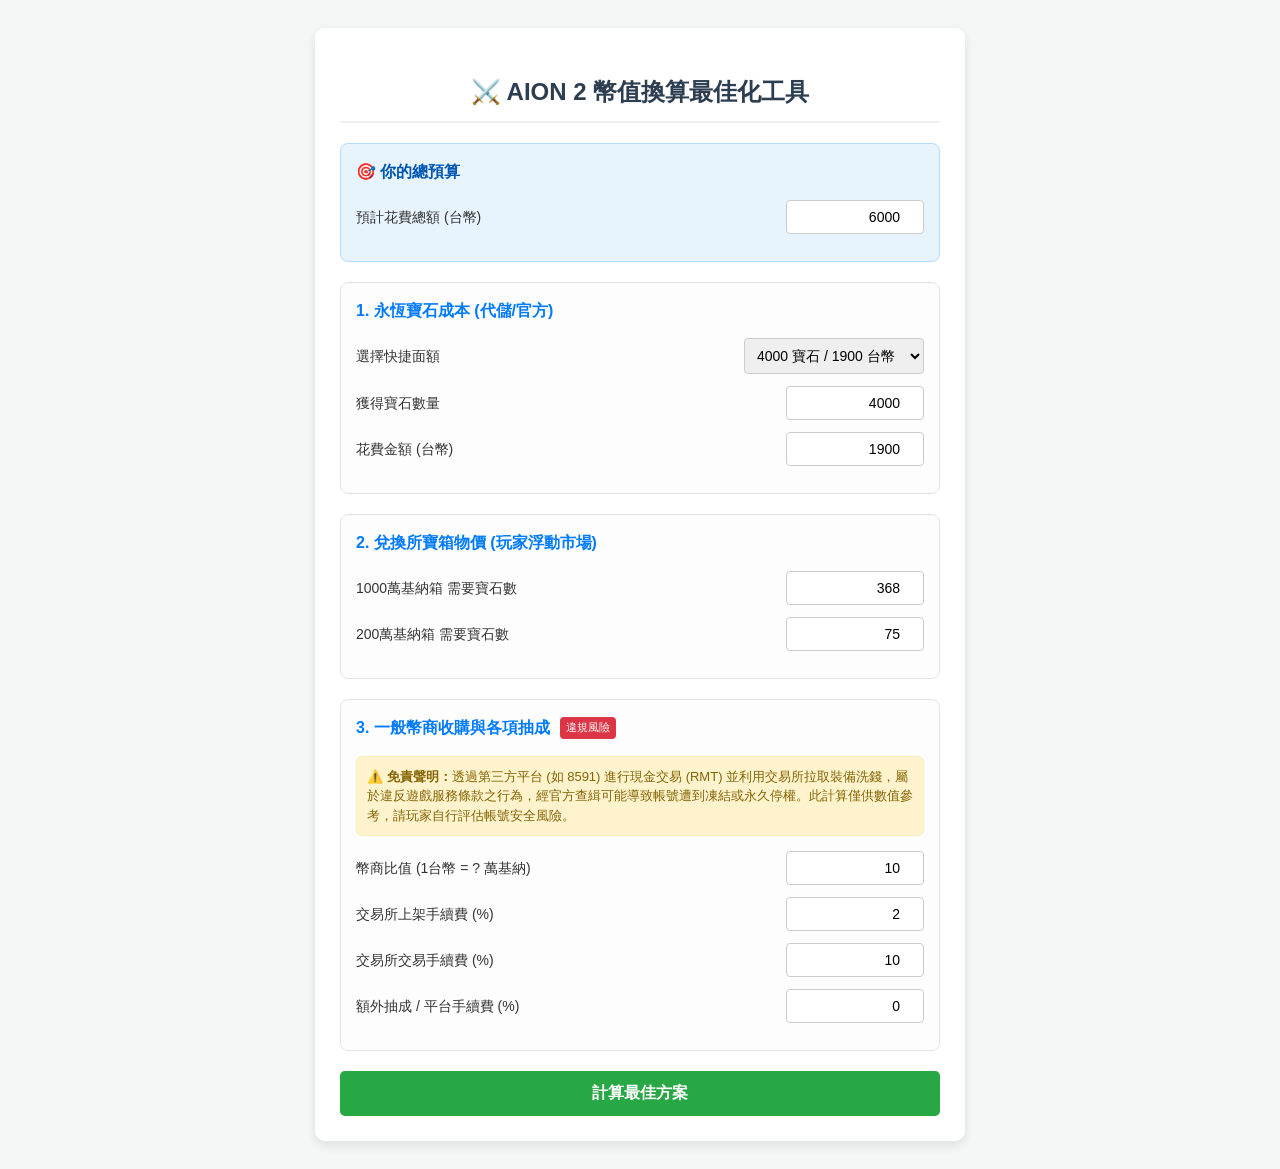
<file: coin.html>
<!DOCTYPE html>
<html lang="zh-TW">
<head>
    <meta charset="UTF-8">
    <meta name="viewport" content="width=device-width, initial-scale=1.0">
    <title>AION 2 幣值換算最佳化工具</title>
    <style>
        body {
            font-family: 'Segoe UI', Tahoma, Geneva, Verdana, sans-serif;
            background-color: #f4f7f6;
            color: #333;
            line-height: 1.6;
            padding: 20px;
        }
        .container {
            max-width: 600px;
            margin: 0 auto;
            background: #fff;
            padding: 25px;
            border-radius: 10px;
            box-shadow: 0 4px 12px rgba(0,0,0,0.1);
        }
        h2 {
            text-align: center;
            color: #2c3e50;
            margin-bottom: 20px;
            border-bottom: 2px solid #eee;
            padding-bottom: 10px;
        }
        .section {
            margin-bottom: 20px;
            padding: 15px;
            background-color: #fdfdfd;
            border: 1px solid #e1e4e8;
            border-radius: 8px;
        }
        .section-title {
            font-weight: bold;
            color: #007bff;
            margin-bottom: 15px;
            display: flex;
            align-items: center;
            flex-wrap: wrap;
        }
        .warning-badge {
            background-color: #dc3545;
            color: white;
            font-size: 11px;
            padding: 2px 6px;
            border-radius: 4px;
            margin-left: 10px;
            font-weight: normal;
        }
        .warning-box {
            background-color: #fff3cd;
            color: #856404;
            border: 1px solid #ffeeba;
            padding: 10px;
            border-radius: 5px;
            font-size: 13px;
            margin-bottom: 15px;
            line-height: 1.5;
        }
        .form-group {
            margin-bottom: 12px;
            display: flex;
            align-items: center;
            justify-content: space-between;
        }
        label {
            flex: 1;
            font-size: 14px;
        }
        input[type="number"] {
            width: 120px;
            padding: 8px;
            border: 1px solid #ccc;
            border-radius: 4px;
            text-align: right;
            font-size: 14px;
        }
        select {
            width: 180px; 
            padding: 8px;
            border: 1px solid #ccc;
            border-radius: 4px;
            font-size: 14px;
        }
        .main-budget {
            background-color: #e8f4fd;
            border-color: #b8daff;
        }
        button {
            width: 100%;
            padding: 12px;
            background-color: #28a745;
            color: white;
            border: none;
            border-radius: 5px;
            font-size: 16px;
            cursor: pointer;
            transition: background-color 0.3s;
            font-weight: bold;
        }
        button:hover {
            background-color: #218838;
        }
        #result-area {
            display: none;
            margin-top: 25px;
            padding: 15px;
            border-radius: 8px;
            background-color: #e9ecef;
        }
        .result-item {
            margin-bottom: 12px;
            padding: 15px;
            background: #fff;
            border-left: 5px solid #6c757d;
            border-radius: 4px;
            font-size: 15px;
        }
        .highlight {
            border-left: 5px solid #28a745;
            background-color: #f8fff9;
        }
        .highlight-title {
            font-weight: bold;
            color: #28a745;
            font-size: 16px;
            margin-bottom: 5px;
        }
        .normal-title {
            font-weight: bold;
            color: #495057;
            margin-bottom: 5px;
        }
        .number {
            font-family: monospace;
            font-size: 18px;
            color: #0056b3;
            font-weight: bold;
        }
        .sub-text {
            font-size: 13px;
            color: #666;
            margin-top: 5px;
        }
        .danger-text {
            color: #dc3545;
            font-weight: bold;
        }
    </style>
</head>
<body>

<div class="container">
    <h2>⚔️ AION 2 幣值換算最佳化工具</h2>

    <div class="section main-budget">
        <span class="section-title" style="color: #0056b3;">🎯 你的總預算</span>
        <div class="form-group">
            <label>預計花費總額 (台幣)</label>
            <input type="number" id="targetBudget" value="6000" step="100">
        </div>
    </div>

    <div class="section">
        <span class="section-title">1. 永恆寶石成本 (代儲/官方)</span>
        <div class="form-group">
            <label>選擇快捷面額</label>
            <select id="gemPreset" onchange="updateGemInputs()">
                <option value="4000,1900">4000 寶石 / 1900 台幣</option>
                <option value="2000,950">2000 寶石 / 950 台幣</option>
                <option value="1000,475">1000 寶石 / 475 台幣</option>
                <option value="400,190">400 寶石 / 190 台幣</option>
                <option value="custom">自訂輸入</option>
            </select>
        </div>
        <div class="form-group">
            <label>獲得寶石數量</label>
            <input type="number" id="gemAmount" value="4000" step="10">
        </div>
        <div class="form-group">
            <label>花費金額 (台幣)</label>
            <input type="number" id="gemPrice" value="1900" step="10">
        </div>
    </div>

    <div class="section">
        <span class="section-title">2. 兌換所寶箱物價 (玩家浮動市場)</span>
        <div class="form-group">
            <label>1000萬基納箱 需要寶石數</label>
            <input type="number" id="box10mGems" value="368" step="1">
        </div>
        <div class="form-group">
            <label>200萬基納箱 需要寶石數</label>
            <input type="number" id="box2mGems" value="75" step="1">
        </div>
    </div>

    <div class="section">
        <span class="section-title">
            3. 一般幣商收購與各項抽成 
            <span class="warning-badge">違規風險</span>
        </span>
        <div class="warning-box">
            <b>⚠️ 免責聲明：</b>透過第三方平台 (如 8591) 進行現金交易 (RMT) 並利用交易所拉取裝備洗錢，屬於違反遊戲服務條款之行為，經官方查緝可能導致帳號遭到凍結或永久停權。此計算僅供數值參考，請玩家自行評估帳號安全風險。
        </div>
        <div class="form-group">
            <label>幣商比值 (1台幣 = ? 萬基納)</label>
            <input type="number" id="coinSellerRate" value="10" step="0.1">
        </div>
        <div class="form-group">
            <label>交易所上架手續費 (%)</label>
            <input type="number" id="listingFee" value="2" step="1">
        </div>
        <div class="form-group">
            <label>交易所交易手續費 (%)</label>
            <input type="number" id="transactionFee" value="10" step="1">
        </div>
        <div class="form-group">
            <label>額外抽成 / 平台手續費 (%)</label>
            <input type="number" id="extraFee" value="0" step="1" placeholder="例如8591的6%">
        </div>
    </div>

    <button onclick="calculate()">計算最佳方案</button>

    <div id="result-area">
        <h3 style="margin-top:0; color:#333; font-size: 18px;">分析結果 (預算 <span id="displayBudget"></span> 台幣)</h3>
        <div id="res-10m" class="result-item"></div>
        <div id="res-2m" class="result-item"></div>
        <div id="res-seller" class="result-item"></div>
    </div>
</div>

<script>
    function updateGemInputs() {
        const preset = document.getElementById('gemPreset').value;
        if (preset !== 'custom') {
            const values = preset.split(',');
            document.getElementById('gemAmount').value = values[0];
            document.getElementById('gemPrice').value = values[1];
        }
    }

    window.onload = function() {
        const inputs = ['targetBudget', 'gemPreset', 'gemAmount', 'gemPrice', 'box10mGems', 'box2mGems', 'coinSellerRate', 'listingFee', 'transactionFee', 'extraFee'];
        inputs.forEach(id => {
            const savedValue = localStorage.getItem(id);
            if (savedValue !== null) {
                document.getElementById(id).value = savedValue;
            }
        });
    };

    function calculate() {
        const targetBudget = parseFloat(document.getElementById('targetBudget').value) || 6000;
        
        const gemAmount = parseFloat(document.getElementById('gemAmount').value) || 4000;
        // 這裡的防呆預設值也同步改為 1900
        const gemPrice = parseFloat(document.getElementById('gemPrice').value) || 1900;
        
        const box10mGems = parseFloat(document.getElementById('box10mGems').value) || 368;
        const box2mGems = parseFloat(document.getElementById('box2mGems').value) || 75;
        
        const coinSellerRate = parseFloat(document.getElementById('coinSellerRate').value) || 10;
        const listingFee = parseFloat(document.getElementById('listingFee').value) || 2;
        const transactionFee = parseFloat(document.getElementById('transactionFee').value) || 10;
        const extraFee = parseFloat(document.getElementById('extraFee').value) || 0;

        const inputs = ['targetBudget', 'gemPreset', 'gemAmount', 'gemPrice', 'box10mGems', 'box2mGems', 'coinSellerRate', 'listingFee', 'transactionFee', 'extraFee'];
        inputs.forEach(id => {
            localStorage.setItem(id, document.getElementById(id).value);
        });

        document.getElementById('displayBudget').innerText = targetBudget.toLocaleString();

        const costPerGem = gemPrice / gemAmount;
        const totalGemsForBudget = targetBudget / costPerGem;

        const total10M_Boxes = totalGemsForBudget / box10mGems;
        const totalKinah_10M = total10M_Boxes * 10000000;

        const total2M_Boxes = totalGemsForBudget / box2mGems;
        const totalKinah_2M = total2M_Boxes * 2000000;

        const grossKinah = targetBudget * (coinSellerRate * 10000);
        const totalFeePercentage = (listingFee + transactionFee + extraFee) / 100;
        const totalKinah_Seller = grossKinah * (1 - totalFeePercentage);

        const results = [
            { id: 'res-10m', name: '兌換所 1000萬箱', kinah: totalKinah_10M, note: `需消耗約 ${Math.round(totalGemsForBudget).toLocaleString()} 顆寶石 (成本單價: ${costPerGem.toFixed(3)} 元/顆)` },
            { id: 'res-2m', name: '兌換所 200萬箱', kinah: totalKinah_2M, note: `需消耗約 ${Math.round(totalGemsForBudget).toLocaleString()} 顆寶石 (成本單價: ${costPerGem.toFixed(3)} 元/顆)` },
            { id: 'res-seller', name: '一般幣商收購 (拉裝備)', kinah: totalKinah_Seller, note: `已扣除 ${listingFee + transactionFee + extraFee}% 總手續費 (隱藏成本: ${((grossKinah - totalKinah_Seller) / 10000).toLocaleString()} 萬)<br><span class="danger-text">※ 警告：非官方現金交易存在鎖帳號風險。</span>` }
        ];

        let bestIndex = 0;
        for (let i = 1; i < results.length; i++) {
            if (results[i].kinah > results[bestIndex].kinah) {
                bestIndex = i;
            }
        }

        document.getElementById('result-area').style.display = 'block';
        
        results.forEach((res, index) => {
            const el = document.getElementById(res.id);
            const formattedKinah = Math.floor(res.kinah).toLocaleString();
            const kinahInYi = (res.kinah / 100000000).toFixed(2); 
            const kinahInWan = Math.floor(res.kinah / 10000).toLocaleString(); 
            
            if (index === bestIndex) {
                el.className = 'result-item highlight';
                el.innerHTML = `<div class="highlight-title">🏆 [最划算] ${res.name}</div>
                                預計實拿: <span class="number">${formattedKinah}</span> 基納<br>
                                <div class="sub-text">約 <b>${kinahInYi} 億</b> (${kinahInWan} 萬)</div>
                                <div class="sub-text">💡 ${res.note}</div>`;
            } else {
                el.className = 'result-item';
                el.innerHTML = `<div class="normal-title">▪️ ${res.name}</div>
                                預計實拿: <span class="number">${formattedKinah}</span> 基納<br>
                                <div class="sub-text">約 <b>${kinahInYi} 億</b> (${kinahInWan} 萬)</div>
                                <div class="sub-text">💡 ${res.note}</div>`;
            }
        });
    }
</script>

</body>
</html>
</file>
